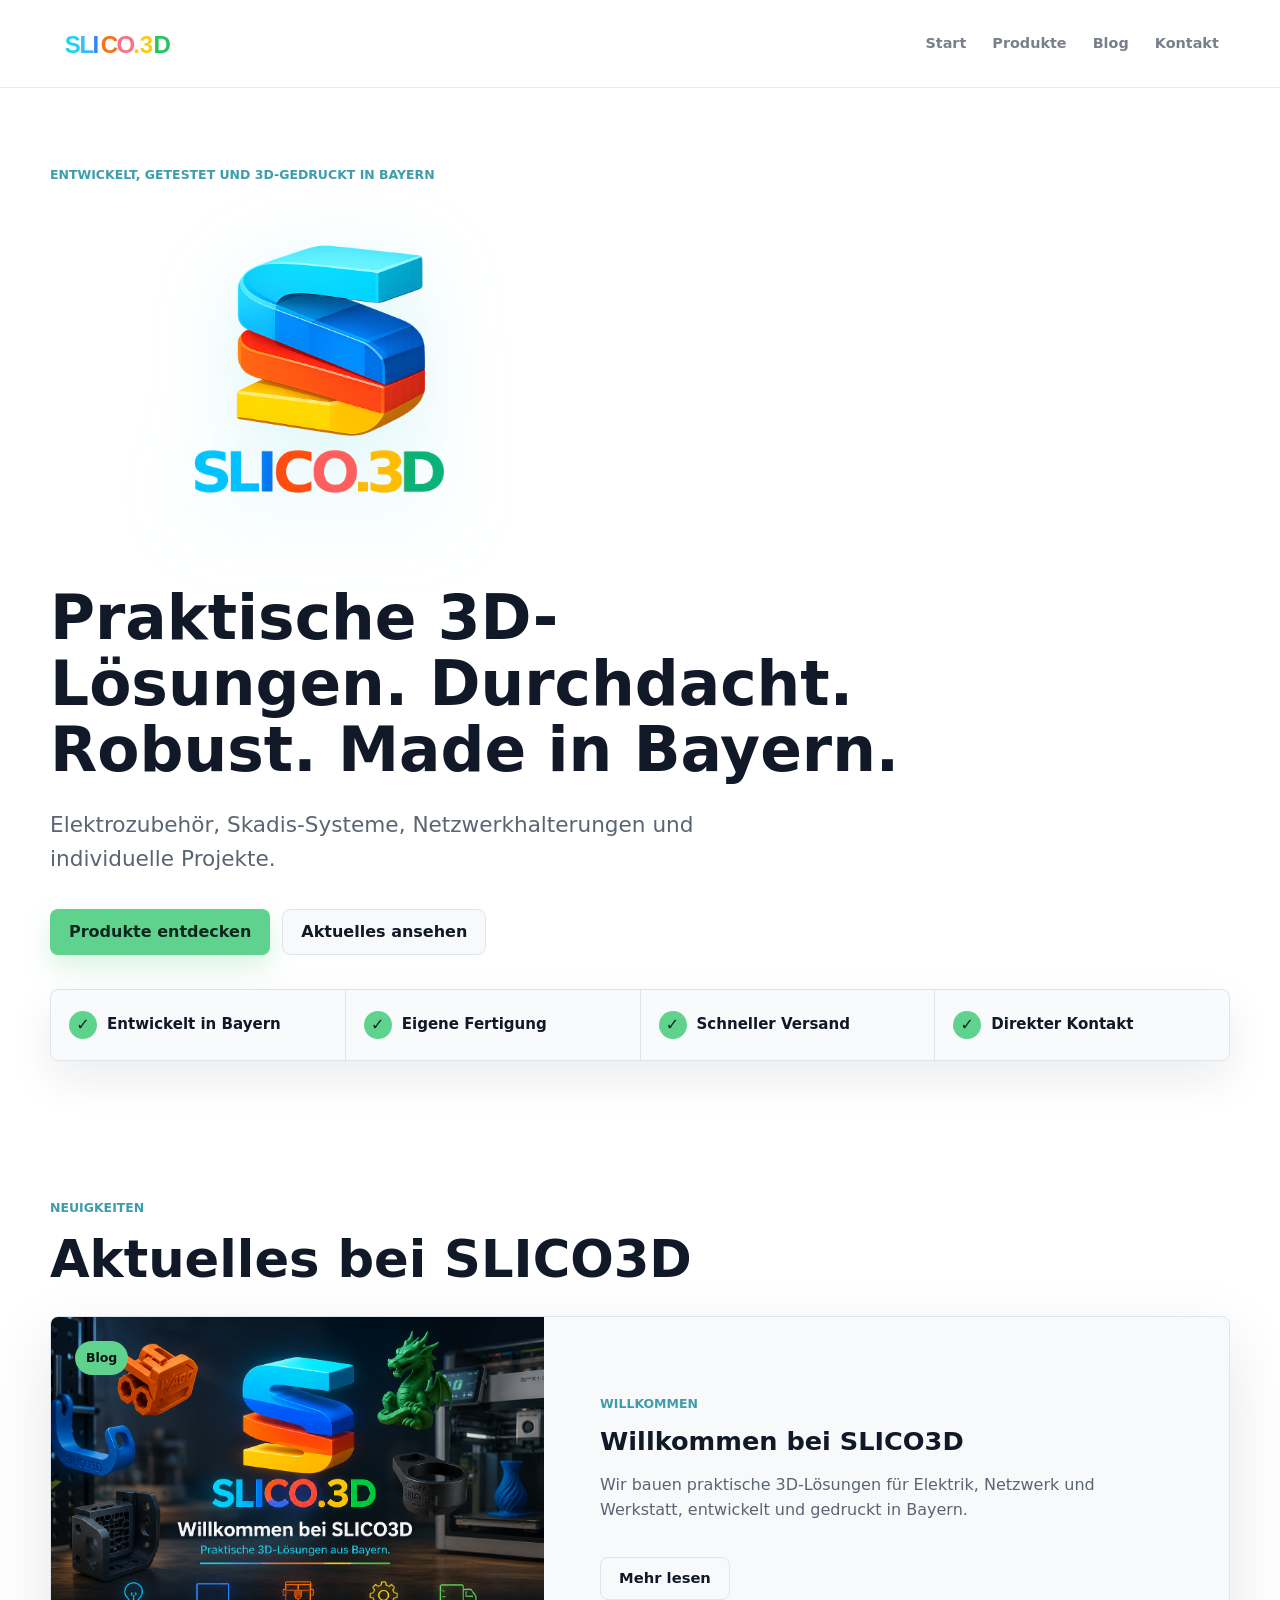
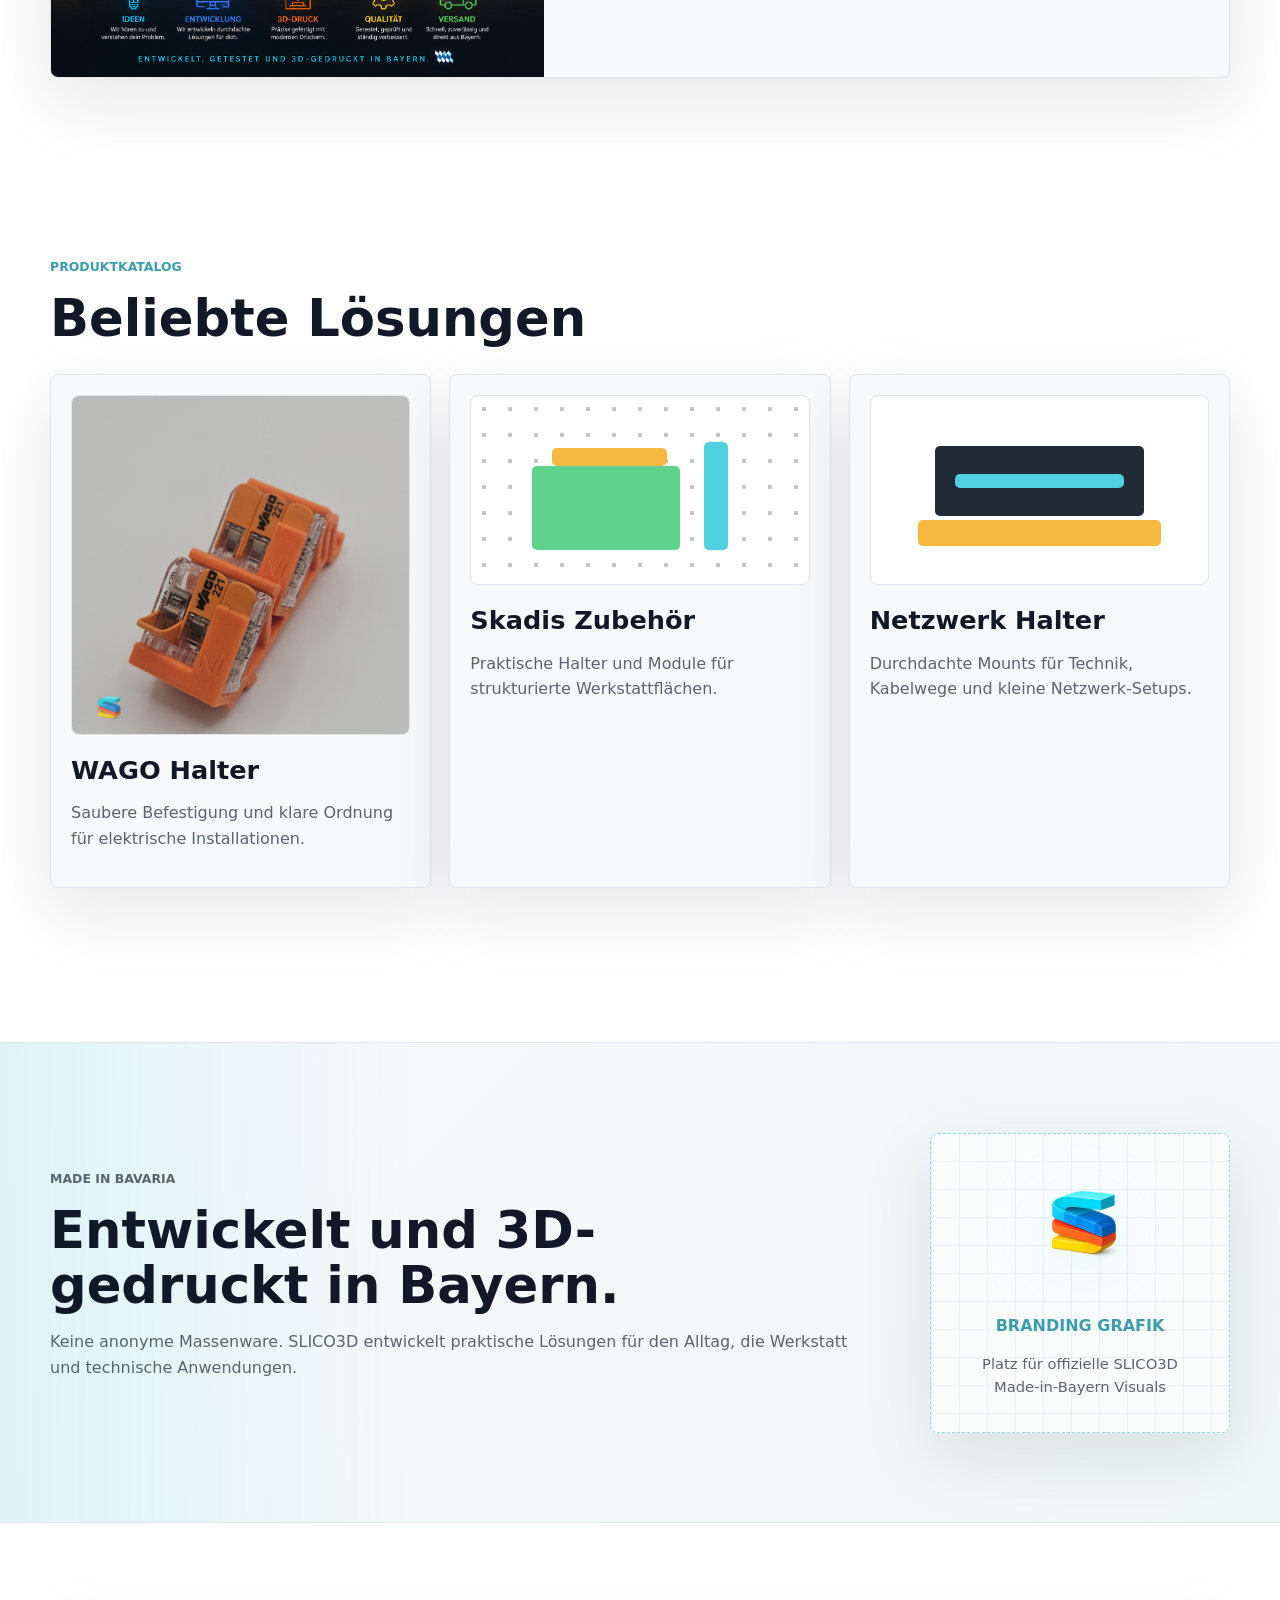
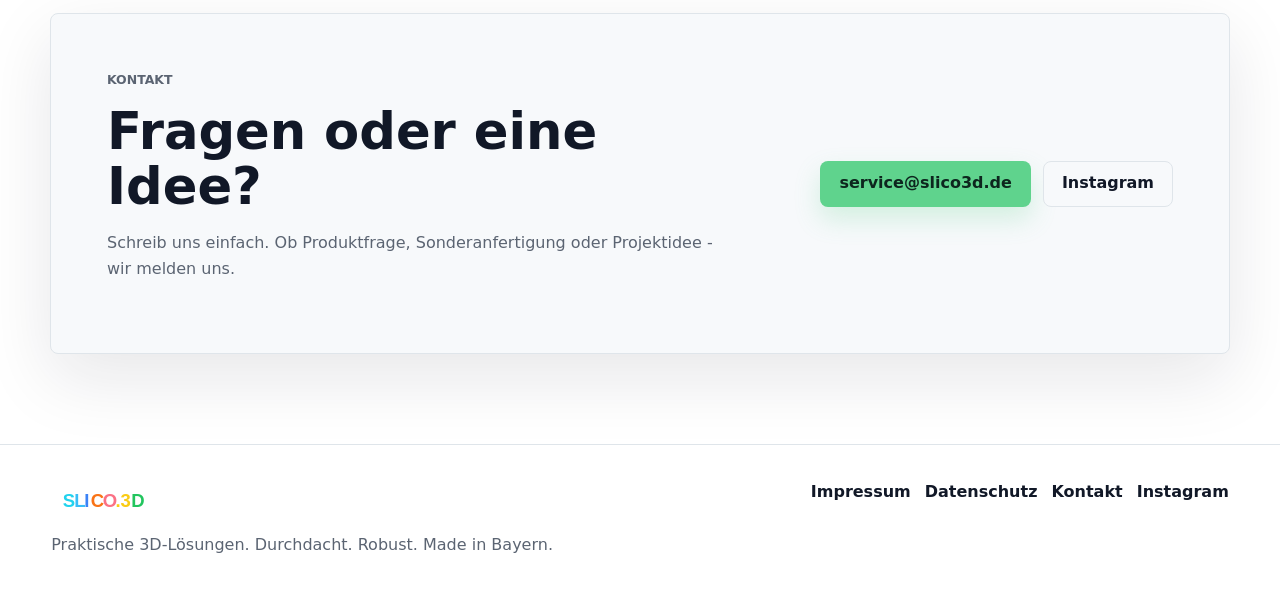
<file: index.html>
<!doctype html>
<html lang="de">
  <head>
    <meta charset="utf-8">
    <meta name="viewport" content="width=device-width, initial-scale=1">
    <meta
      name="description"
      content="SLICO3D entwickelt praktische 3D-Lösungen für Elektrik, Netzwerk, Skadis-Systeme und Werkstattorganisation. Gedruckt in Bayern."
    >
    <title>SLICO3D | Praktische 3D-Lösungen aus Bayern</title>
    <link rel="stylesheet" href="styles.css">
    <style>.hero { grid-template-columns: minmax(0, 1fr); min-height: auto; }</style>
  </head>
  <body data-direct-store>
    <header class="site-header">
      <a class="brand-link" href="#start" aria-label="SLICO3D Startseite">
        <img src="assets/branding/Logotyp.png" alt="SLICO3D" class="brand-wordmark">
      </a>

      <button class="menu-toggle" type="button" aria-expanded="false" aria-controls="site-nav">
        <span class="sr-only">Navigation öffnen</span>
        <span aria-hidden="true"></span>
        <span aria-hidden="true"></span>
        <span aria-hidden="true"></span>
      </button>

      <nav class="site-nav" id="site-nav" aria-label="Hauptnavigation">
        <a href="#start">Start</a>
        <a href="#produkte">Produkte</a>
        <a href="blog/index.html">Blog</a>
        <a href="#kontakt">Kontakt</a>
      </nav>
    </header>

    <main id="start">
      <section class="hero section-shell" aria-labelledby="hero-title">
        <div class="hero-copy">
          <p class="eyebrow">Entwickelt, getestet und 3D-gedruckt in Bayern</p>
          <img src="assets/branding/Logo z Nazwa.png" alt="SLICO3D" class="hero-mark">
          <h1 id="hero-title">Praktische 3D-Lösungen. Durchdacht. Robust. Made in Bayern.</h1>
          <p class="hero-subtitle">
            Elektrozubehör, Skadis-Systeme, Netzwerkhalterungen und individuelle Projekte.
          </p>
          <div class="hero-actions">
            <a class="button primary" href="#produkte">Produkte entdecken</a>
            <a class="button secondary" href="#aktuelles">Aktuelles ansehen</a>
          </div>
        </div>

      </section>

      <section class="trust-bar section-shell" aria-label="SLICO3D Vertrauensmerkmale">
        <div class="trust-item">
          <span aria-hidden="true">✓</span>
          <strong>Entwickelt in Bayern</strong>
        </div>
        <div class="trust-item">
          <span aria-hidden="true">✓</span>
          <strong>Eigene Fertigung</strong>
        </div>
        <div class="trust-item">
          <span aria-hidden="true">✓</span>
          <strong>Schneller Versand</strong>
        </div>
        <div class="trust-item">
          <span aria-hidden="true">✓</span>
          <strong>Direkter Kontakt</strong>
        </div>
      </section>

      <section class="content-section section-shell" id="aktuelles" aria-labelledby="news-title">
        <div class="section-heading">
          <p class="eyebrow">Neuigkeiten</p>
          <h2 id="news-title">Aktuelles bei SLICO3D</h2>
        </div>

        <article class="featured-article linked-card">
          <a class="card-cover-link" href="blog/willkommen-bei-slico3d.html" aria-label="Willkommen bei SLICO3D lesen"></a>
          <div class="article-visual article-image">
            <span class="article-chip">Blog</span>
            <img src="assets/blog/willkommen/hero.png" alt="SLICO3D Willkommensbild">
          </div>
          <div class="article-content">
            <p class="meta">Willkommen</p>
            <h3>Willkommen bei SLICO3D</h3>
            <p>
              Wir bauen praktische 3D-Lösungen für Elektrik, Netzwerk und Werkstatt,
              entwickelt und gedruckt in Bayern.
            </p>
            <a class="button secondary compact card-action" href="blog/willkommen-bei-slico3d.html">Mehr lesen</a>
          </div>
        </article>
      </section>

      <section class="content-section section-shell" id="produkte" aria-labelledby="products-title">
        <div class="section-heading split-heading">
          <div>
            <p class="eyebrow">Produktkatalog</p>
            <h2 id="products-title">Beliebte Lösungen</h2>
          </div>
        </div>

        <div class="product-grid">
          <article class="product-card">
            <div class="product-visual wago" aria-hidden="true">
              <span></span>
              <span></span>
              <span></span>
            </div>
            <h3>WAGO Halter</h3>
            <p>Saubere Befestigung und klare Ordnung für elektrische Installationen.</p>
          </article>

          <article class="product-card">
            <div class="product-visual skadis" aria-hidden="true">
              <span></span>
              <span></span>
              <span></span>
            </div>
            <h3>Skadis Zubehör</h3>
            <p>Praktische Halter und Module für strukturierte Werkstattflächen.</p>
          </article>

          <article class="product-card">
            <div class="product-visual network" aria-hidden="true">
              <span></span>
              <span></span>
              <span></span>
            </div>
            <h3>Netzwerk Halter</h3>
            <p>Durchdachte Mounts für Technik, Kabelwege und kleine Netzwerk-Setups.</p>
          </article>
        </div>
      </section>

      <section class="bavaria-section" aria-labelledby="bavaria-title">
        <div class="section-shell bavaria-inner">
          <div>
            <p class="eyebrow">Made in Bavaria</p>
            <h2 id="bavaria-title">Entwickelt und 3D-gedruckt in Bayern.</h2>
            <p>
              Keine anonyme Massenware. SLICO3D entwickelt praktische Lösungen für den
              Alltag, die Werkstatt und technische Anwendungen.
            </p>
          </div>
          <div class="bavaria-placeholder" aria-label="Platzhalter für zukünftige SLICO3D Branding-Grafik">
            <img src="assets/branding/Logo.png" alt="" aria-hidden="true">
            <span>Branding Grafik</span>
            <p>Platz für offizielle SLICO3D Made-in-Bayern Visuals</p>
          </div>
        </div>
      </section>

      <section class="contact-section section-shell" id="kontakt" aria-labelledby="contact-title">
        <div>
          <p class="eyebrow">Kontakt</p>
          <h2 id="contact-title">Fragen oder eine Idee?</h2>
          <p>
            Schreib uns einfach. Ob Produktfrage, Sonderanfertigung oder Projektidee -
            wir melden uns.
          </p>
        </div>
        <div class="contact-actions">
          <a class="button primary" href="mailto:service@slico3d.de">service@slico3d.de</a>
          <a class="button secondary" href="https://www.instagram.com/slico3d/">Instagram</a>
        </div>
      </section>
    </main>

    <footer class="site-footer">
      <div>
        <img src="assets/branding/Logotyp.png" alt="SLICO3D" class="footer-logo">
        <p>Praktische 3D-Lösungen. Durchdacht. Robust. Made in Bayern.</p>
      </div>
      <nav aria-label="Footer Navigation">
        <a href="https://www.instagram.com/slico3d/">Instagram</a>
        <a href="mailto:service@slico3d.de">Contact</a>
      </nav>
    </footer>

    <script src="script.js?v=20261009-direct-store"></script>
  </body>
</html>
</file>
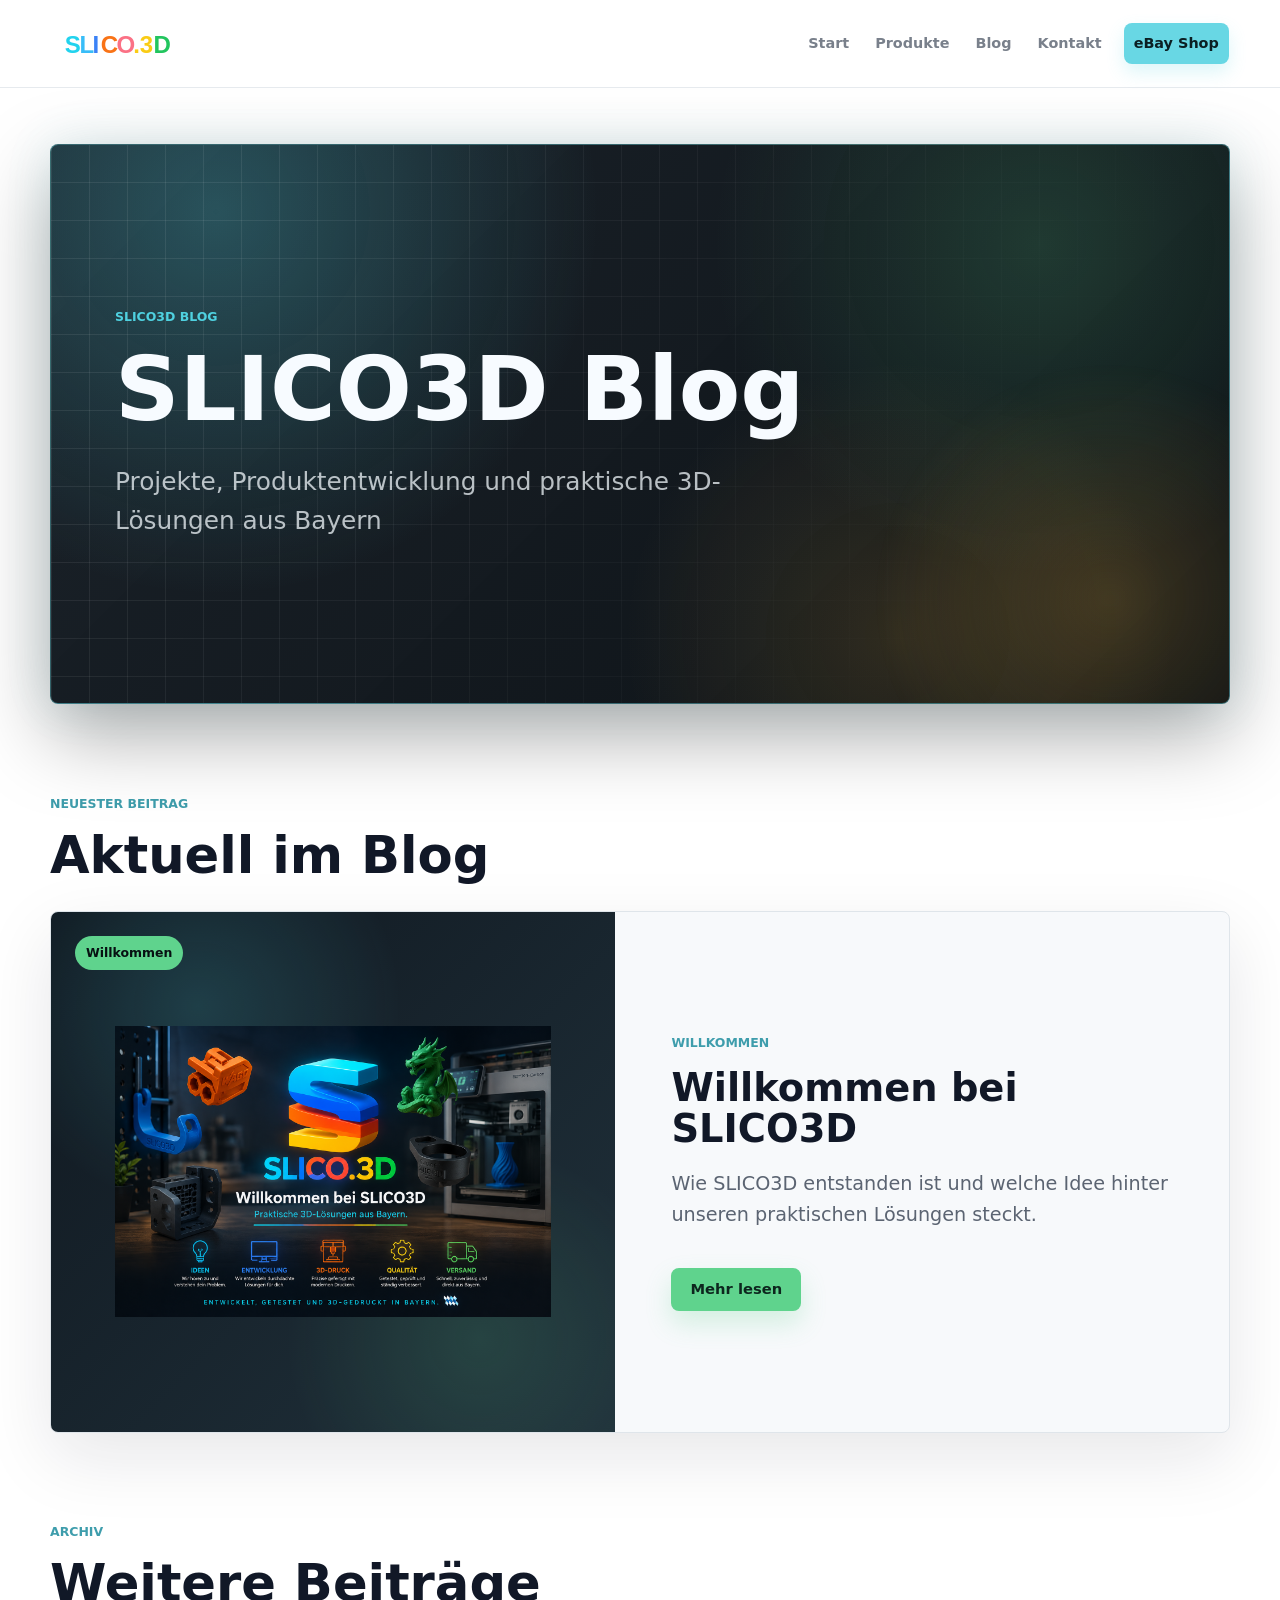
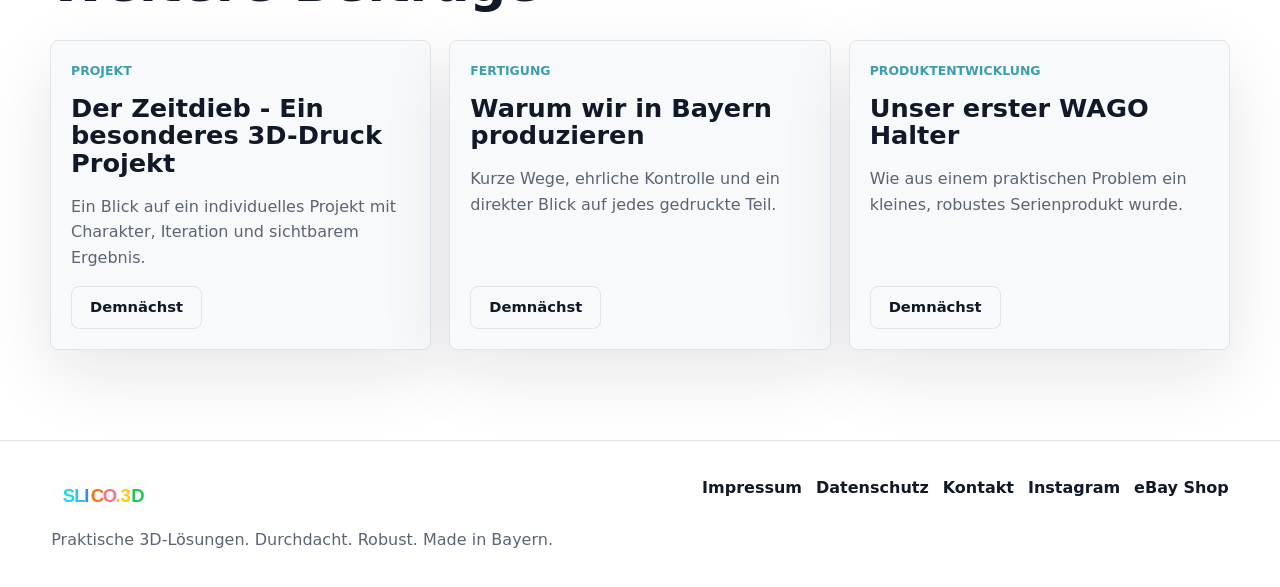
<file: blog/index.html>
<!doctype html>
<html lang="de">
  <head>
    <meta charset="utf-8">
    <meta name="viewport" content="width=device-width, initial-scale=1">
    <meta
      name="description"
      content="Der SLICO3D Blog mit Projekten, Produktentwicklung und Einblicken aus der Werkstatt."
    >
    <title>Blog | SLICO3D</title>
    <link rel="stylesheet" href="../styles.css">
    <link rel="stylesheet" href="../blog-overview.css">
  </head>
  <body>
    <header class="site-header">
      <a class="brand-link" href="../index.html#start" aria-label="SLICO3D Startseite">
        <img src="../assets/branding/Logotyp.png" alt="SLICO3D" class="brand-wordmark">
      </a>

      <button class="menu-toggle" type="button" aria-expanded="false" aria-controls="site-nav">
        <span class="sr-only">Navigation öffnen</span>
        <span aria-hidden="true"></span>
        <span aria-hidden="true"></span>
        <span aria-hidden="true"></span>
      </button>

      <nav class="site-nav" id="site-nav" aria-label="Hauptnavigation">
        <a href="../index.html#start">Start</a>
        <a href="../index.html#produkte">Produkte</a>
        <a href="index.html">Blog</a>
        <a href="../index.html#kontakt">Kontakt</a>
        <a class="nav-button" href="https://www.ebay.de/usr/slico3d">eBay Shop</a>
      </nav>
    </header>

    <main>
      <section class="blog-hero section-shell" aria-labelledby="blog-overview-title">
        <div class="blog-hero-copy">
          <p class="eyebrow">SLICO3D Blog</p>
          <h1 id="blog-overview-title">SLICO3D Blog</h1>
          <p>Projekte, Produktentwicklung und praktische 3D-Lösungen aus Bayern</p>
        </div>
      </section>

      <section class="featured-blog section-shell" aria-labelledby="featured-blog-title">
        <div class="section-heading">
          <p class="eyebrow">Neuester Beitrag</p>
          <h2 id="featured-blog-title">Aktuell im Blog</h2>
        </div>

        <article class="featured-article linked-card featured-blog-card">
          <a class="card-cover-link" href="willkommen-bei-slico3d.html" aria-label="Willkommen bei SLICO3D lesen"></a>
          <div class="article-visual">
            <span class="article-chip">Willkommen</span>
            <img src="../assets/blog/willkommen/hero.png" alt="SLICO3D Willkommen">
          </div>
          <div class="article-content">
            <p class="meta">Willkommen</p>
            <h3>Willkommen bei SLICO3D</h3>
            <p>
              Wie SLICO3D entstanden ist und welche Idee hinter unseren praktischen Lösungen steckt.
            </p>
            <a class="button primary compact card-action" href="willkommen-bei-slico3d.html">Mehr lesen</a>
          </div>
        </article>
      </section>

      <section class="archive-section section-shell" aria-labelledby="archive-title">
        <div class="section-heading">
          <p class="eyebrow">Archiv</p>
          <h2 id="archive-title">Weitere Beiträge</h2>
        </div>

        <div class="blog-grid archive-grid">
          <article class="blog-card">
            <p class="meta">Projekt</p>
            <h3>Der Zeitdieb - Ein besonderes 3D-Druck Projekt</h3>
            <p>Ein Blick auf ein individuelles Projekt mit Charakter, Iteration und sichtbarem Ergebnis.</p>
            <span class="button secondary compact">Demnächst</span>
          </article>

          <article class="blog-card">
            <p class="meta">Fertigung</p>
            <h3>Warum wir in Bayern produzieren</h3>
            <p>Kurze Wege, ehrliche Kontrolle und ein direkter Blick auf jedes gedruckte Teil.</p>
            <span class="button secondary compact">Demnächst</span>
          </article>

          <article class="blog-card">
            <p class="meta">Produktentwicklung</p>
            <h3>Unser erster WAGO Halter</h3>
            <p>Wie aus einem praktischen Problem ein kleines, robustes Serienprodukt wurde.</p>
            <span class="button secondary compact">Demnächst</span>
          </article>
        </div>
      </section>
    </main>

    <footer class="site-footer">
      <div>
        <img src="../assets/branding/Logotyp.png" alt="SLICO3D" class="footer-logo">
        <p>Praktische 3D-Lösungen. Durchdacht. Robust. Made in Bayern.</p>
      </div>
      <nav aria-label="Footer Navigation">
        <a href="https://www.ebay.de/usr/slico3d">eBay Store</a>
        <a href="https://www.instagram.com/slico3d/">Instagram</a>
        <a href="mailto:service@slico3d.de">Contact</a>
      </nav>
    </footer>

    <script src="../script.js"></script>
  </body>
</html>
</file>
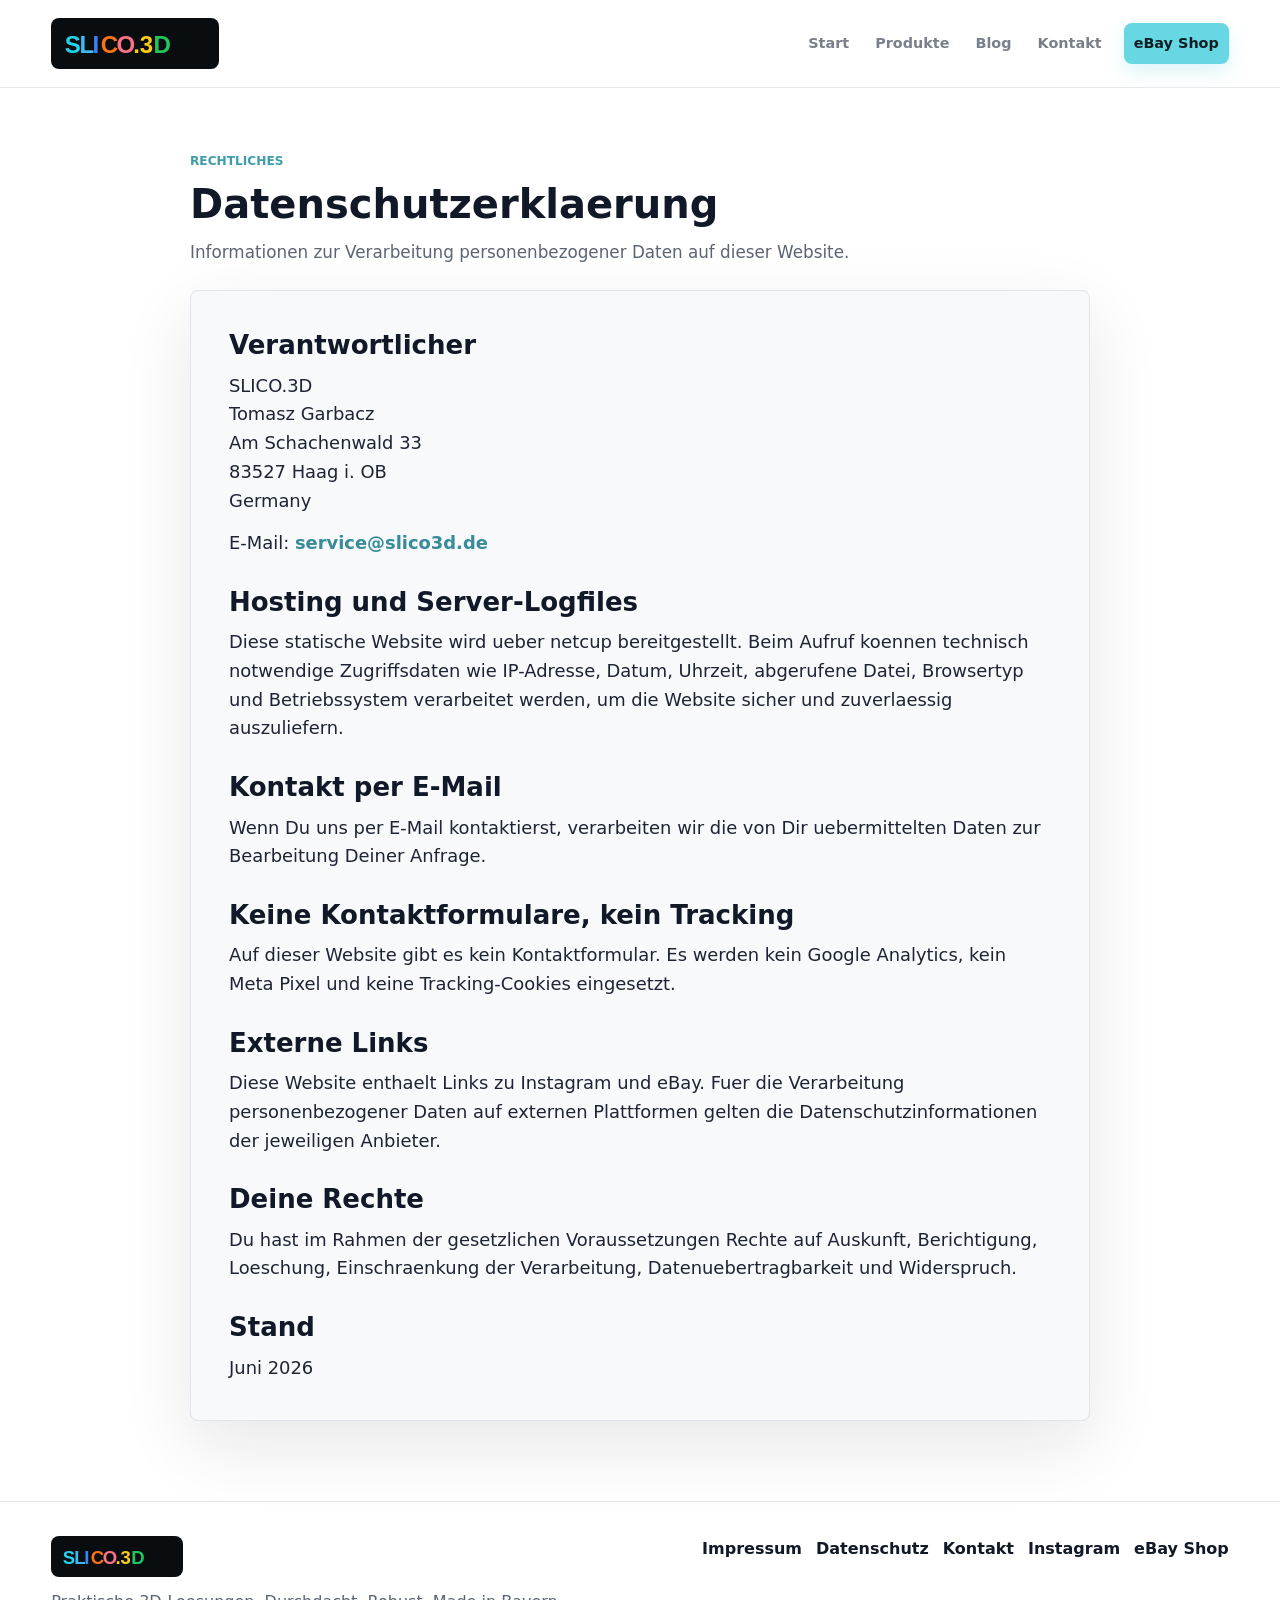
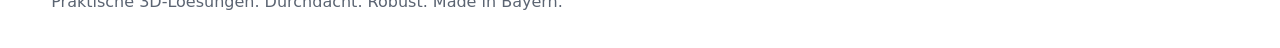
<file: datenschutz/index.html>
<!doctype html>
<html lang="de">
  <head>
    <meta charset="utf-8">
    <meta name="viewport" content="width=device-width, initial-scale=1">
    <meta name="description" content="Datenschutzerklaerung von SLICO3D mit Informationen zu Hosting, E-Mail-Kontakt, externen Links und Tracking.">
    <link rel="canonical" href="https://www.slico3d.de/datenschutz">
    <meta property="og:title" content="Datenschutz | SLICO3D">
    <meta property="og:description" content="Datenschutzerklaerung von SLICO3D mit Informationen zu Hosting, E-Mail-Kontakt, externen Links und Tracking.">
    <meta property="og:url" content="https://www.slico3d.de/datenschutz">
    <meta property="og:image" content="https://www.slico3d.de/assets/branding/Logotyp.svg">
    <meta property="og:type" content="website">
    <title>Datenschutz | SLICO3D</title>
    <link rel="stylesheet" href="/styles.css">
    <link rel="stylesheet" href="/legal.css">
  </head>
  <body>
    <header class="site-header">
      <a class="brand-link" href="/" aria-label="SLICO3D Startseite">
        <img src="/assets/branding/Logotyp.svg" alt="SLICO3D" class="brand-wordmark">
      </a>
      <nav class="site-nav" aria-label="Hauptnavigation">
        <a href="/#start">Start</a>
        <a href="/#produkte">Produkte</a>
        <a href="/blog/index.html">Blog</a>
        <a href="/#kontakt">Kontakt</a>
        <a class="nav-button" href="https://www.ebay.de/usr/slico3d">eBay Shop</a>
      </nav>
    </header>
    <main>
      <article class="article-page legal-page">
        <header class="legal-hero section-shell">
          <div class="article-hero-copy">
            <p class="eyebrow">Rechtliches</p>
            <h1>Datenschutzerklaerung</h1>
            <p>Informationen zur Verarbeitung personenbezogener Daten auf dieser Website.</p>
          </div>
        </header>
        <div class="article-body legal-card legal-content section-shell">
          <h2>Verantwortlicher</h2>
          <p>SLICO.3D<br>Tomasz Garbacz<br>Am Schachenwald 33<br>83527 Haag i. OB<br>Germany<br>E-Mail: <a class="text-link" href="mailto:service@slico3d.de">service@slico3d.de</a></p>
          <h2>Hosting und Server-Logfiles</h2>
          <p>Diese statische Website wird ueber netcup bereitgestellt. Beim Aufruf koennen technisch notwendige Zugriffsdaten wie IP-Adresse, Datum, Uhrzeit, abgerufene Datei, Browsertyp und Betriebssystem verarbeitet werden, um die Website sicher und zuverlaessig auszuliefern.</p>
          <h2>Kontakt per E-Mail</h2>
          <p>Wenn Du uns per E-Mail kontaktierst, verarbeiten wir die von Dir uebermittelten Daten zur Bearbeitung Deiner Anfrage.</p>
          <h2>Keine Kontaktformulare, kein Tracking</h2>
          <p>Auf dieser Website gibt es kein Kontaktformular. Es werden kein Google Analytics, kein Meta Pixel und keine Tracking-Cookies eingesetzt.</p>
          <h2>Externe Links</h2>
          <p>Diese Website enthaelt Links zu Instagram und eBay. Fuer die Verarbeitung personenbezogener Daten auf externen Plattformen gelten die Datenschutzinformationen der jeweiligen Anbieter.</p>
          <h2>Deine Rechte</h2>
          <p>Du hast im Rahmen der gesetzlichen Voraussetzungen Rechte auf Auskunft, Berichtigung, Loeschung, Einschraenkung der Verarbeitung, Datenuebertragbarkeit und Widerspruch.</p>
          <h2>Stand</h2>
          <p>Juni 2026</p>
        </div>
      </article>
    </main>
    <footer class="site-footer">
      <div>
        <img src="/assets/branding/Logotyp.svg" alt="SLICO3D" class="footer-logo">
        <p>Praktische 3D-Loesungen. Durchdacht. Robust. Made in Bayern.</p>
      </div>
      <nav aria-label="Footer Navigation">
        <a href="/impressum.html">Impressum</a>
        <a href="/datenschutz.html">Datenschutz</a>
        <a href="/#kontakt">Kontakt</a>
        <a href="https://www.instagram.com/slico.3d/">Instagram</a>
        <a href="https://www.ebay.de/usr/slico3d">eBay Shop</a>
      </nav>
    </footer>
    <script src="/script.js"></script>
  </body>
</html>
</file>
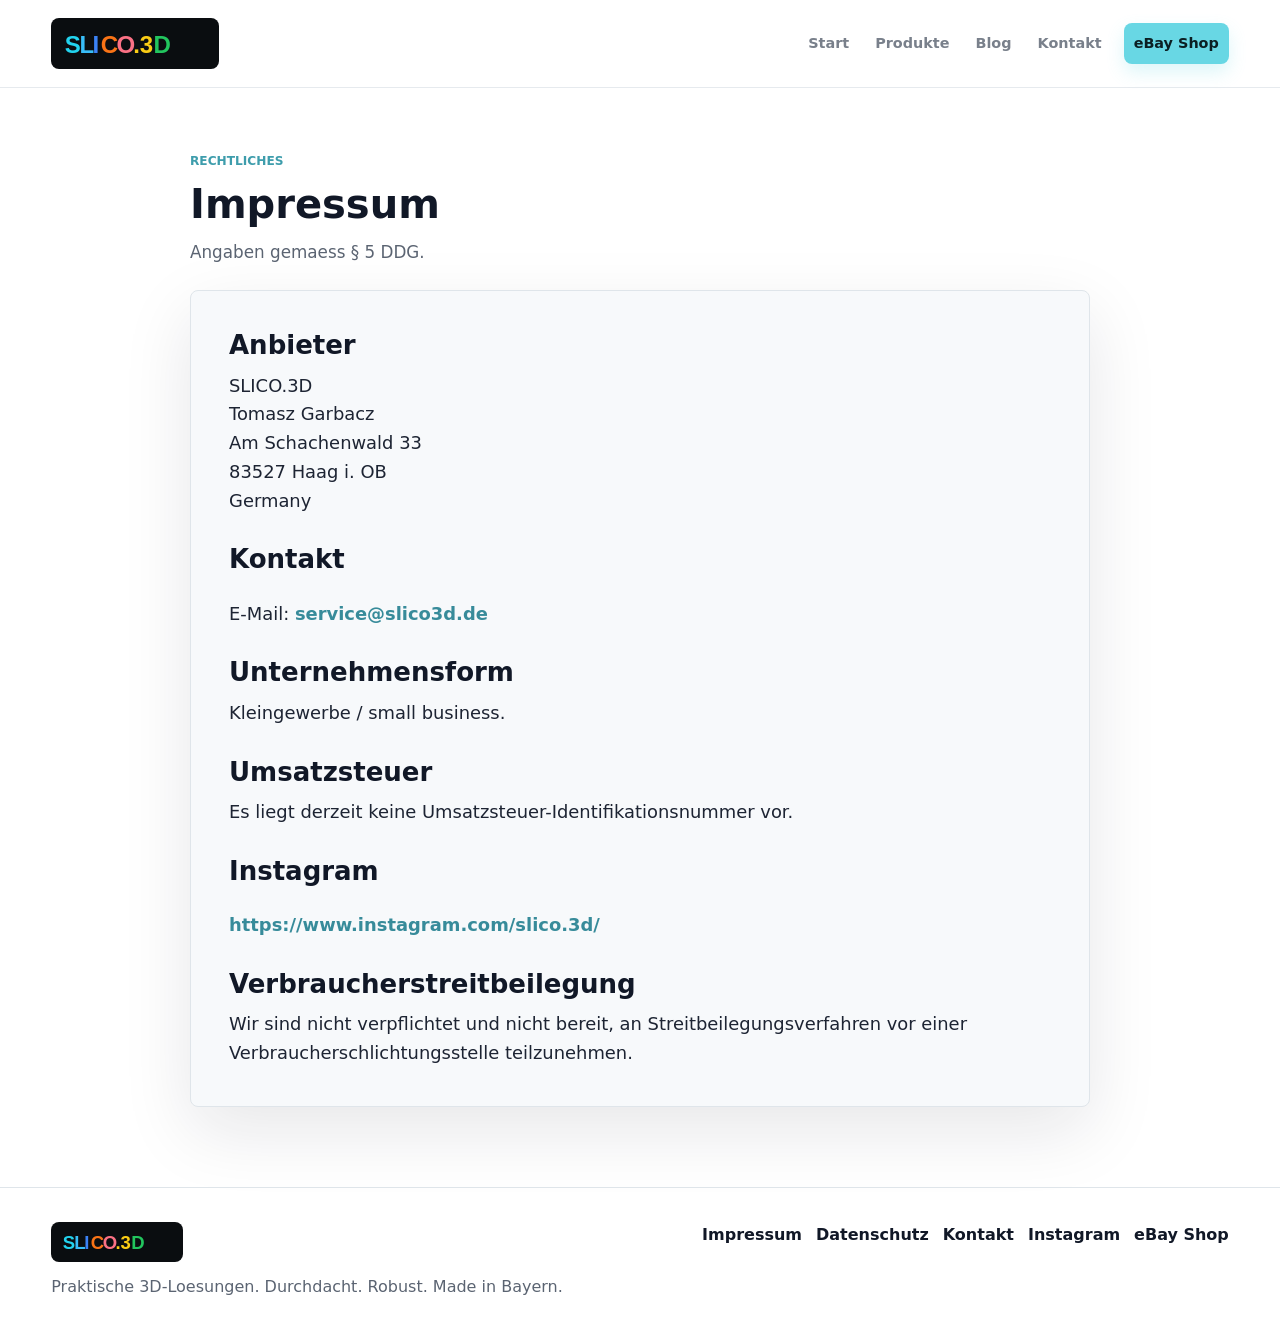
<file: impressum/index.html>
<!doctype html>
<html lang="de">
  <head>
    <meta charset="utf-8">
    <meta name="viewport" content="width=device-width, initial-scale=1">
    <meta name="description" content="Impressum von SLICO3D: Anbieterkennzeichnung, Kontaktdaten und Angaben zum Kleingewerbe.">
    <link rel="canonical" href="https://www.slico3d.de/impressum">
    <meta property="og:title" content="Impressum | SLICO3D">
    <meta property="og:description" content="Impressum von SLICO3D: Anbieterkennzeichnung, Kontaktdaten und Angaben zum Kleingewerbe.">
    <meta property="og:url" content="https://www.slico3d.de/impressum">
    <meta property="og:image" content="https://www.slico3d.de/assets/branding/Logotyp.svg">
    <meta property="og:type" content="website">
    <title>Impressum | SLICO3D</title>
    <link rel="stylesheet" href="/styles.css">
    <link rel="stylesheet" href="/legal.css">
  </head>
  <body>
    <header class="site-header">
      <a class="brand-link" href="/" aria-label="SLICO3D Startseite">
        <img src="/assets/branding/Logotyp.svg" alt="SLICO3D" class="brand-wordmark">
      </a>
      <nav class="site-nav" aria-label="Hauptnavigation">
        <a href="/#start">Start</a>
        <a href="/#produkte">Produkte</a>
        <a href="/blog/index.html">Blog</a>
        <a href="/#kontakt">Kontakt</a>
        <a class="nav-button" href="https://www.ebay.de/usr/slico3d">eBay Shop</a>
      </nav>
    </header>
    <main>
      <article class="article-page legal-page">
        <header class="legal-hero section-shell">
          <div class="article-hero-copy">
            <p class="eyebrow">Rechtliches</p>
            <h1>Impressum</h1>
            <p>Angaben gemaess § 5 DDG.</p>
          </div>
        </header>
        <div class="article-body legal-card legal-content section-shell">
          <h2>Anbieter</h2>
          <p>SLICO.3D<br>Tomasz Garbacz<br>Am Schachenwald 33<br>83527 Haag i. OB<br>Germany</p>
          <h2>Kontakt</h2>
          <p>E-Mail: <a class="text-link" href="mailto:service@slico3d.de">service@slico3d.de</a></p>
          <h2>Unternehmensform</h2>
          <p>Kleingewerbe / small business.</p>
          <h2>Umsatzsteuer</h2>
          <p>Es liegt derzeit keine Umsatzsteuer-Identifikationsnummer vor.</p>
          <h2>Instagram</h2>
          <p><a class="text-link" href="https://www.instagram.com/slico.3d/">https://www.instagram.com/slico.3d/</a></p>
          <h2>Verbraucherstreitbeilegung</h2>
          <p>Wir sind nicht verpflichtet und nicht bereit, an Streitbeilegungsverfahren vor einer Verbraucherschlichtungsstelle teilzunehmen.</p>
        </div>
      </article>
    </main>
    <footer class="site-footer">
      <div>
        <img src="/assets/branding/Logotyp.svg" alt="SLICO3D" class="footer-logo">
        <p>Praktische 3D-Loesungen. Durchdacht. Robust. Made in Bayern.</p>
      </div>
      <nav aria-label="Footer Navigation">
        <a href="/impressum.html">Impressum</a>
        <a href="/datenschutz.html">Datenschutz</a>
        <a href="/#kontakt">Kontakt</a>
        <a href="https://www.instagram.com/slico.3d/">Instagram</a>
        <a href="https://www.ebay.de/usr/slico3d">eBay Shop</a>
      </nav>
    </footer>
    <script src="/script.js"></script>
  </body>
</html>
</file>
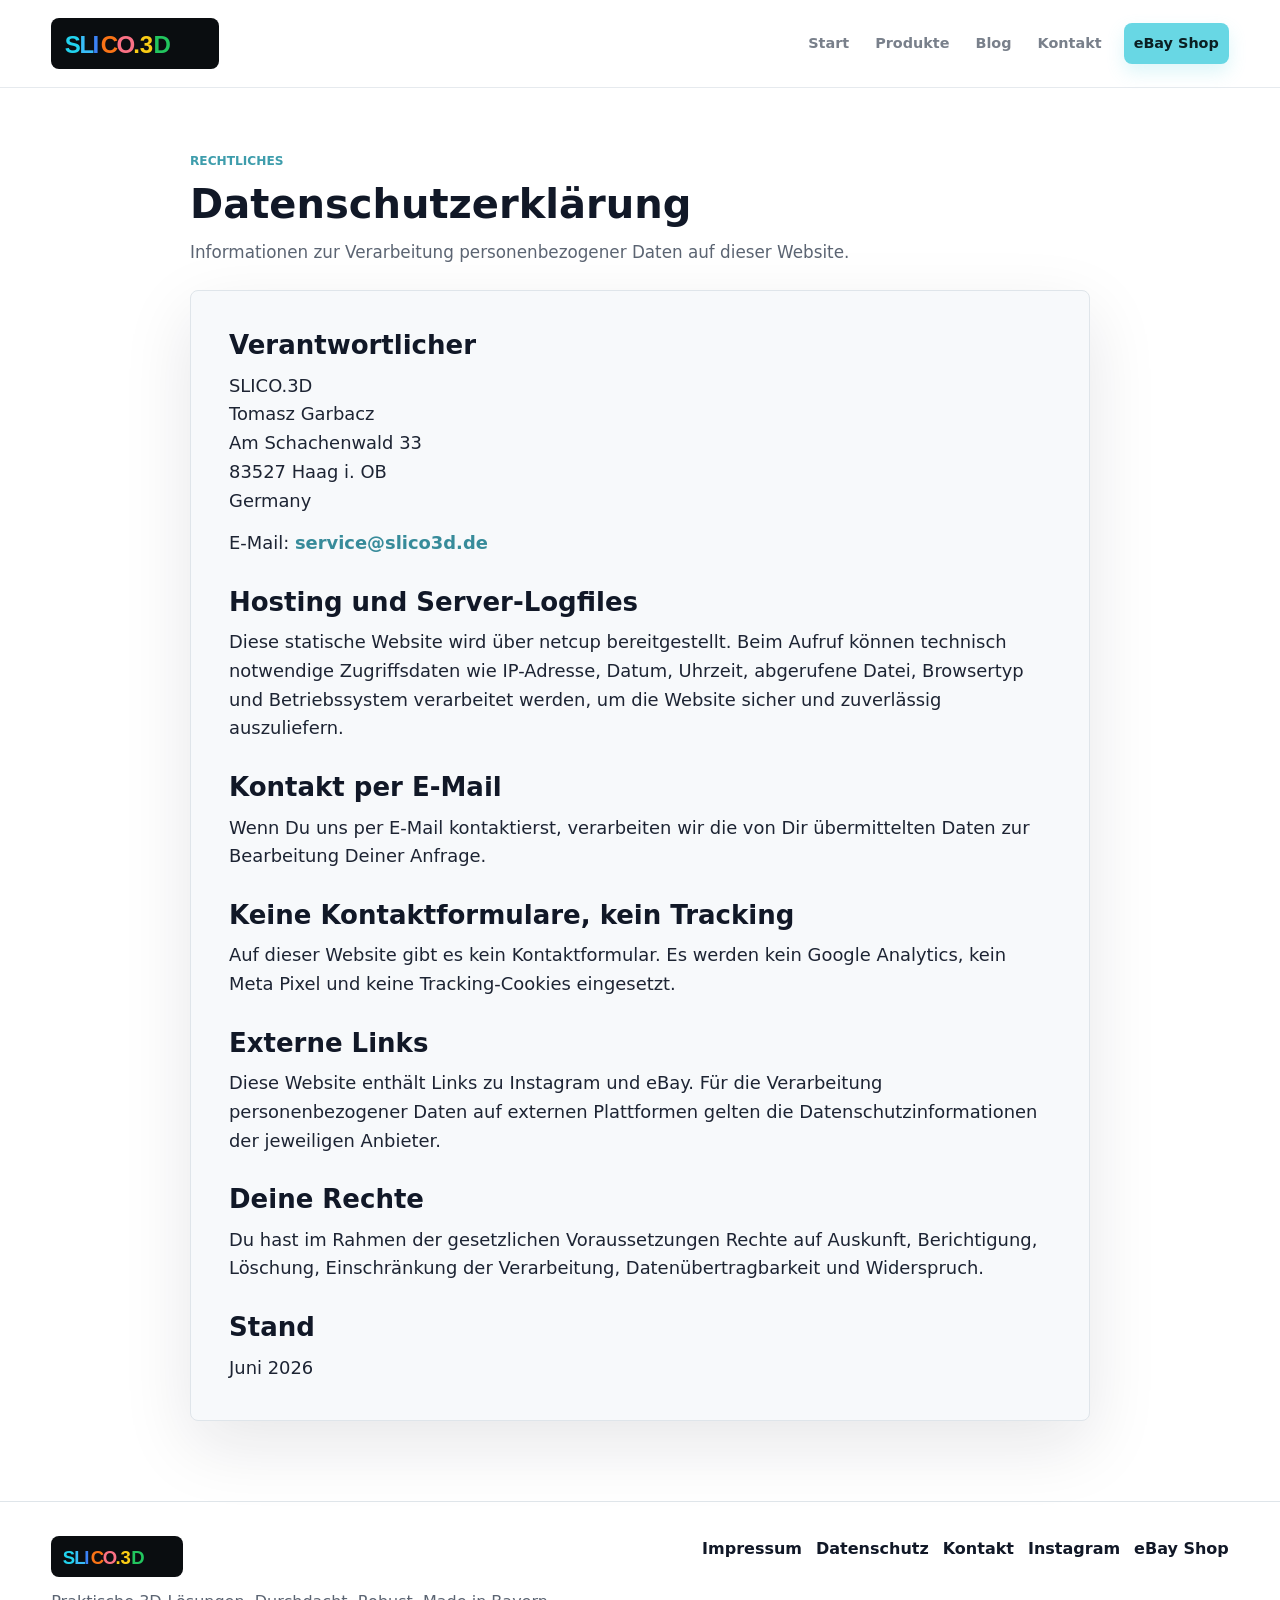
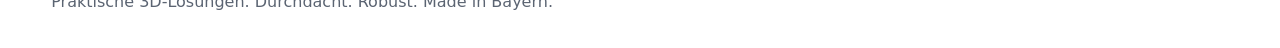
<file: datenschutz.html>
<!doctype html>
<html lang="de">
  <head>
    <meta charset="utf-8">
    <meta name="viewport" content="width=device-width, initial-scale=1">
    <meta name="description" content="Datenschutzerklärung von SLICO3D mit Informationen zu Hosting, E-Mail-Kontakt, externen Links und Tracking.">
    <link rel="canonical" href="https://www.slico3d.de/datenschutz.html">
    <meta property="og:title" content="Datenschutz | SLICO3D">
    <meta property="og:description" content="Datenschutzerklärung von SLICO3D mit Informationen zu Hosting, E-Mail-Kontakt, externen Links und Tracking.">
    <meta property="og:url" content="https://www.slico3d.de/datenschutz.html">
    <meta property="og:image" content="https://www.slico3d.de/assets/branding/Logotyp.svg">
    <meta property="og:type" content="website">
    <title>Datenschutz | SLICO3D</title>
    <link rel="stylesheet" href="styles.css">
    <link rel="stylesheet" href="legal.css">
  </head>
  <body>
    <header class="site-header">
      <a class="brand-link" href="/" aria-label="SLICO3D Startseite">
        <img src="assets/branding/Logotyp.svg" alt="SLICO3D" class="brand-wordmark">
      </a>
      <nav class="site-nav" aria-label="Hauptnavigation">
        <a href="/#start">Start</a>
        <a href="/#produkte">Produkte</a>
        <a href="/blog/index.html">Blog</a>
        <a href="/#kontakt">Kontakt</a>
        <a class="nav-button" href="https://www.ebay.de/usr/slico3d">eBay Shop</a>
      </nav>
    </header>
    <main>
      <article class="article-page legal-page">
        <header class="legal-hero section-shell">
          <div class="article-hero-copy">
            <p class="eyebrow">Rechtliches</p>
            <h1>Datenschutzerklärung</h1>
            <p>Informationen zur Verarbeitung personenbezogener Daten auf dieser Website.</p>
          </div>
        </header>
        <div class="article-body legal-card legal-content section-shell">
          <h2>Verantwortlicher</h2>
          <p>SLICO.3D<br>Tomasz Garbacz<br>Am Schachenwald 33<br>83527 Haag i. OB<br>Germany<br>E-Mail: <a class="text-link" href="mailto:service@slico3d.de">service@slico3d.de</a></p>
          <h2>Hosting und Server-Logfiles</h2>
          <p>Diese statische Website wird über netcup bereitgestellt. Beim Aufruf können technisch notwendige Zugriffsdaten wie IP-Adresse, Datum, Uhrzeit, abgerufene Datei, Browsertyp und Betriebssystem verarbeitet werden, um die Website sicher und zuverlässig auszuliefern.</p>
          <h2>Kontakt per E-Mail</h2>
          <p>Wenn Du uns per E-Mail kontaktierst, verarbeiten wir die von Dir übermittelten Daten zur Bearbeitung Deiner Anfrage.</p>
          <h2>Keine Kontaktformulare, kein Tracking</h2>
          <p>Auf dieser Website gibt es kein Kontaktformular. Es werden kein Google Analytics, kein Meta Pixel und keine Tracking-Cookies eingesetzt.</p>
          <h2>Externe Links</h2>
          <p>Diese Website enthält Links zu Instagram und eBay. Für die Verarbeitung personenbezogener Daten auf externen Plattformen gelten die Datenschutzinformationen der jeweiligen Anbieter.</p>
          <h2>Deine Rechte</h2>
          <p>Du hast im Rahmen der gesetzlichen Voraussetzungen Rechte auf Auskunft, Berichtigung, Löschung, Einschränkung der Verarbeitung, Datenübertragbarkeit und Widerspruch.</p>
          <h2>Stand</h2>
          <p>Juni 2026</p>
        </div>
      </article>
    </main>
    <footer class="site-footer">
      <div>
        <img src="assets/branding/Logotyp.svg" alt="SLICO3D" class="footer-logo">
        <p>Praktische 3D-Lösungen. Durchdacht. Robust. Made in Bayern.</p>
      </div>
      <nav aria-label="Footer Navigation">
        <a href="/impressum.html">Impressum</a>
        <a href="/datenschutz.html">Datenschutz</a>
        <a href="/#kontakt">Kontakt</a>
        <a href="https://www.instagram.com/slico.3d/">Instagram</a>
        <a href="https://www.ebay.de/usr/slico3d">eBay Shop</a>
      </nav>
    </footer>
    <script src="script.js"></script>
  </body>
</html>
</file>
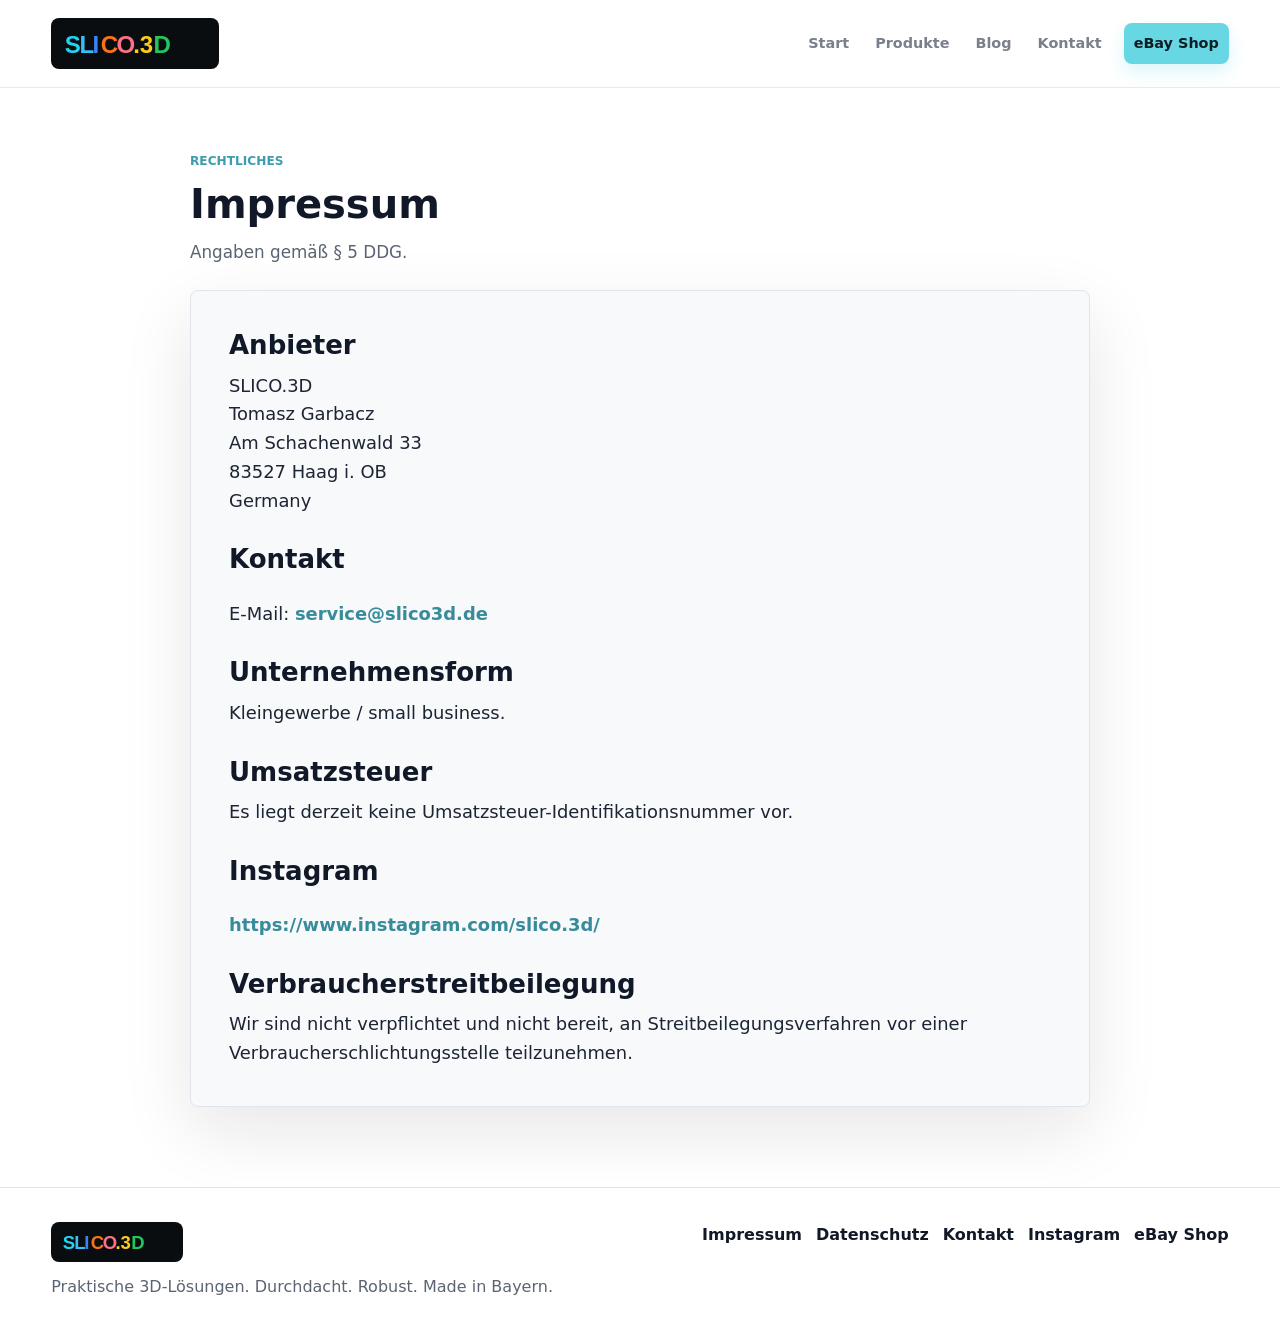
<file: impressum.html>
<!doctype html>
<html lang="de">
  <head>
    <meta charset="utf-8">
    <meta name="viewport" content="width=device-width, initial-scale=1">
    <meta name="description" content="Impressum von SLICO3D: Anbieterkennzeichnung, Kontaktdaten und Angaben zum Kleingewerbe.">
    <link rel="canonical" href="https://www.slico3d.de/impressum.html">
    <meta property="og:title" content="Impressum | SLICO3D">
    <meta property="og:description" content="Impressum von SLICO3D: Anbieterkennzeichnung, Kontaktdaten und Angaben zum Kleingewerbe.">
    <meta property="og:url" content="https://www.slico3d.de/impressum.html">
    <meta property="og:image" content="https://www.slico3d.de/assets/branding/Logotyp.svg">
    <meta property="og:type" content="website">
    <title>Impressum | SLICO3D</title>
    <link rel="stylesheet" href="styles.css">
    <link rel="stylesheet" href="legal.css">
  </head>
  <body>
    <header class="site-header">
      <a class="brand-link" href="/" aria-label="SLICO3D Startseite">
        <img src="assets/branding/Logotyp.svg" alt="SLICO3D" class="brand-wordmark">
      </a>
      <nav class="site-nav" aria-label="Hauptnavigation">
        <a href="/#start">Start</a>
        <a href="/#produkte">Produkte</a>
        <a href="/blog/index.html">Blog</a>
        <a href="/#kontakt">Kontakt</a>
        <a class="nav-button" href="https://www.ebay.de/usr/slico3d">eBay Shop</a>
      </nav>
    </header>
    <main>
      <article class="article-page legal-page">
        <header class="legal-hero section-shell">
          <div class="article-hero-copy">
            <p class="eyebrow">Rechtliches</p>
            <h1>Impressum</h1>
            <p>Angaben gemäß § 5 DDG.</p>
          </div>
        </header>
        <div class="article-body legal-card legal-content section-shell">
          <h2>Anbieter</h2>
          <p>SLICO.3D<br>Tomasz Garbacz<br>Am Schachenwald 33<br>83527 Haag i. OB<br>Germany</p>
          <h2>Kontakt</h2>
          <p>E-Mail: <a class="text-link" href="mailto:service@slico3d.de">service@slico3d.de</a></p>
          <h2>Unternehmensform</h2>
          <p>Kleingewerbe / small business.</p>
          <h2>Umsatzsteuer</h2>
          <p>Es liegt derzeit keine Umsatzsteuer-Identifikationsnummer vor.</p>
          <h2>Instagram</h2>
          <p><a class="text-link" href="https://www.instagram.com/slico.3d/">https://www.instagram.com/slico.3d/</a></p>
          <h2>Verbraucherstreitbeilegung</h2>
          <p>Wir sind nicht verpflichtet und nicht bereit, an Streitbeilegungsverfahren vor einer Verbraucherschlichtungsstelle teilzunehmen.</p>
        </div>
      </article>
    </main>
    <footer class="site-footer">
      <div>
        <img src="assets/branding/Logotyp.svg" alt="SLICO3D" class="footer-logo">
        <p>Praktische 3D-Lösungen. Durchdacht. Robust. Made in Bayern.</p>
      </div>
      <nav aria-label="Footer Navigation">
        <a href="/impressum.html">Impressum</a>
        <a href="/datenschutz.html">Datenschutz</a>
        <a href="/#kontakt">Kontakt</a>
        <a href="https://www.instagram.com/slico.3d/">Instagram</a>
        <a href="https://www.ebay.de/usr/slico3d">eBay Shop</a>
      </nav>
    </footer>
    <script src="script.js"></script>
  </body>
</html>
</file>
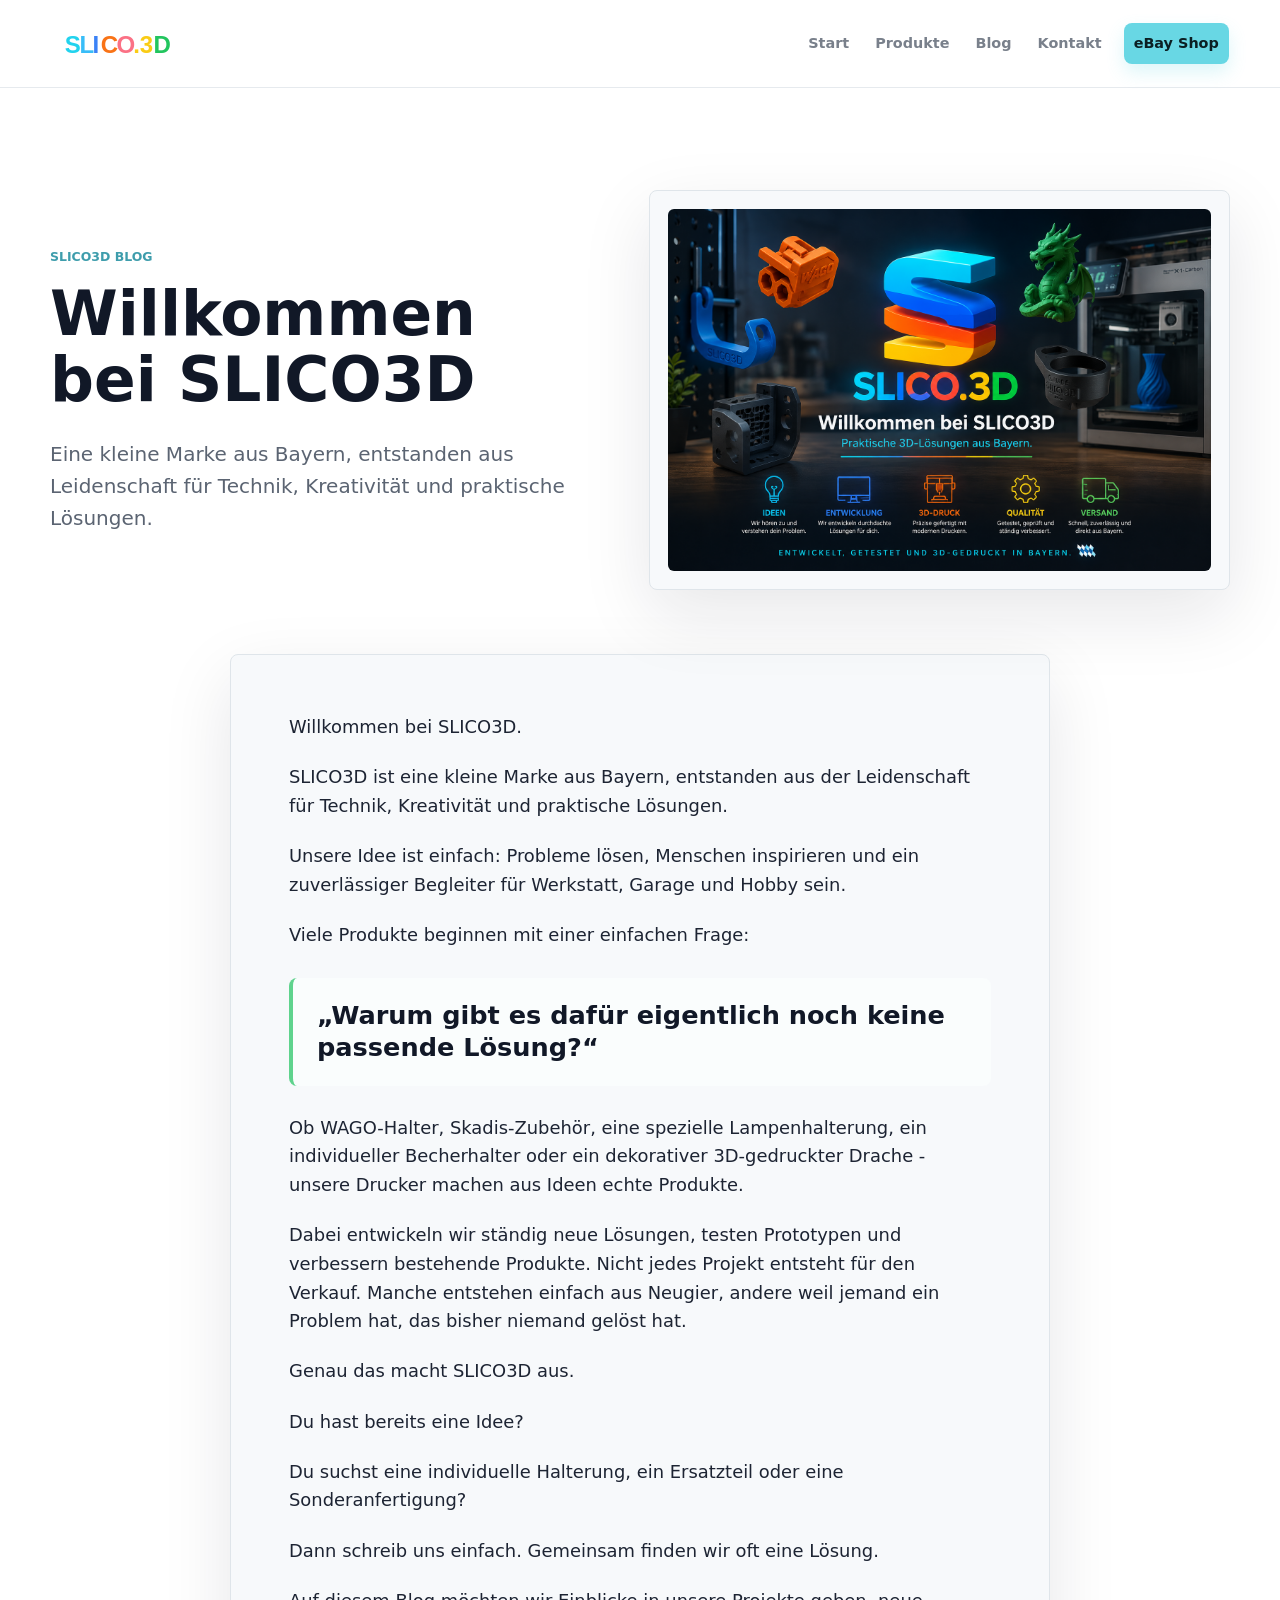
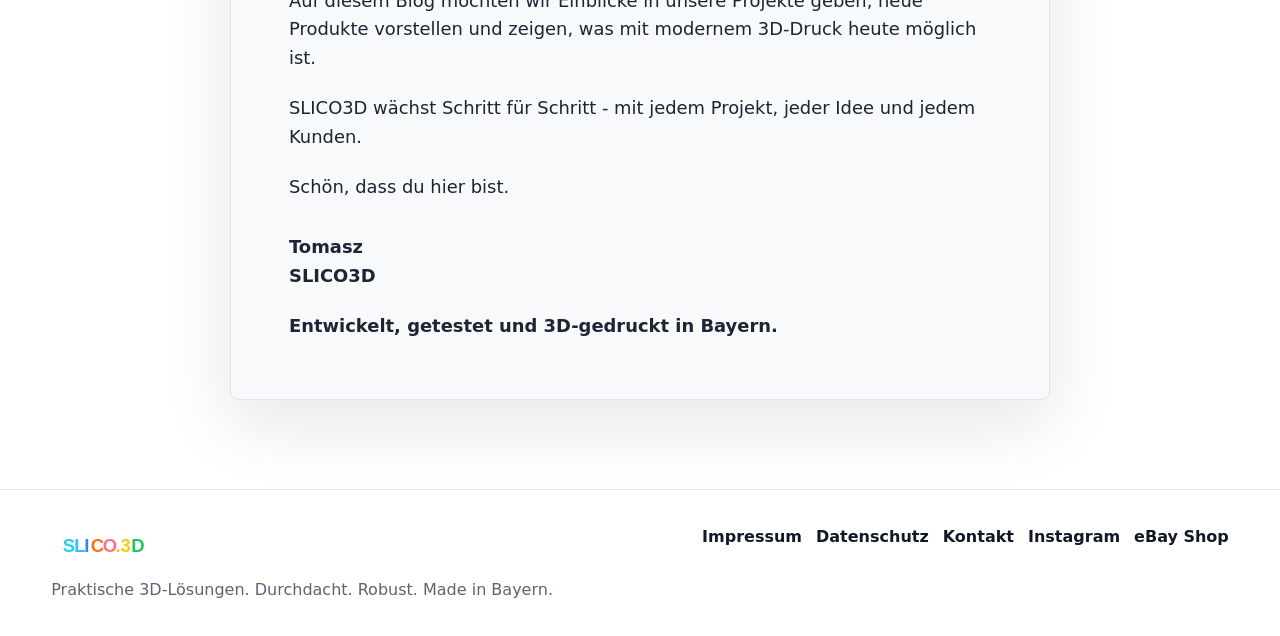
<file: blog/willkommen-bei-slico3d.html>
<!doctype html>
<html lang="de">
  <head>
    <meta charset="utf-8">
    <meta name="viewport" content="width=device-width, initial-scale=1">
    <meta
      name="description"
      content="Willkommen bei SLICO3D. Eine kleine Marke aus Bayern für praktische 3D-Druck Lösungen."
    >
    <title>Willkommen bei SLICO3D | SLICO3D Blog</title>
    <link rel="stylesheet" href="../styles.css">
  </head>
  <body>
    <header class="site-header">
      <a class="brand-link" href="../index.html#start" aria-label="SLICO3D Startseite">
        <img src="../assets/branding/Logotyp.png" alt="SLICO3D" class="brand-wordmark">
      </a>

      <button class="menu-toggle" type="button" aria-expanded="false" aria-controls="site-nav">
        <span class="sr-only">Navigation öffnen</span>
        <span aria-hidden="true"></span>
        <span aria-hidden="true"></span>
        <span aria-hidden="true"></span>
      </button>

      <nav class="site-nav" id="site-nav" aria-label="Hauptnavigation">
        <a href="../index.html#start">Start</a>
        <a href="../index.html#produkte">Produkte</a>
        <a href="index.html">Blog</a>
        <a href="../index.html#kontakt">Kontakt</a>
        <a class="nav-button" href="https://www.ebay.de/usr/slico3d">eBay Shop</a>
      </nav>
    </header>

    <main>
      <article class="article-page">
        <header class="article-hero section-shell">
          <div class="article-hero-copy">
            <p class="eyebrow">SLICO3D Blog</p>
            <h1>Willkommen bei SLICO3D</h1>
            <p>
              Eine kleine Marke aus Bayern, entstanden aus Leidenschaft für Technik,
              Kreativität und praktische Lösungen.
            </p>
          </div>
          <figure class="article-hero-image">
            <img src="../assets/blog/willkommen/hero.png" alt="SLICO3D Willkommensbild">
          </figure>
        </header>

        <div class="article-body section-shell">
          <p>Willkommen bei SLICO3D.</p>

          <p>SLICO3D ist eine kleine Marke aus Bayern, entstanden aus der Leidenschaft für Technik, Kreativität und praktische Lösungen.</p>

          <p>Unsere Idee ist einfach: Probleme lösen, Menschen inspirieren und ein zuverlässiger Begleiter für Werkstatt, Garage und Hobby sein.</p>

          <p>Viele Produkte beginnen mit einer einfachen Frage:</p>

          <blockquote>
            <p>„Warum gibt es dafür eigentlich noch keine passende Lösung?“</p>
          </blockquote>

          <p>Ob WAGO-Halter, Skadis-Zubehör, eine spezielle Lampenhalterung, ein individueller Becherhalter oder ein dekorativer 3D-gedruckter Drache - unsere Drucker machen aus Ideen echte Produkte.</p>

          <p>Dabei entwickeln wir ständig neue Lösungen, testen Prototypen und verbessern bestehende Produkte. Nicht jedes Projekt entsteht für den Verkauf. Manche entstehen einfach aus Neugier, andere weil jemand ein Problem hat, das bisher niemand gelöst hat.</p>

          <p>Genau das macht SLICO3D aus.</p>

          <p>Du hast bereits eine Idee?</p>

          <p>Du suchst eine individuelle Halterung, ein Ersatzteil oder eine Sonderanfertigung?</p>

          <p>Dann schreib uns einfach. Gemeinsam finden wir oft eine Lösung.</p>

          <p>Auf diesem Blog möchten wir Einblicke in unsere Projekte geben, neue Produkte vorstellen und zeigen, was mit modernem 3D-Druck heute möglich ist.</p>

          <p>SLICO3D wächst Schritt für Schritt - mit jedem Projekt, jeder Idee und jedem Kunden.</p>

          <p>Schön, dass du hier bist.</p>

          <p class="article-signature">
            Tomasz<br>
            SLICO3D
          </p>

          <p><strong>Entwickelt, getestet und 3D-gedruckt in Bayern.</strong></p>
        </div>
      </article>
    </main>

    <footer class="site-footer">
      <div>
        <img src="../assets/branding/Logotyp.png" alt="SLICO3D" class="footer-logo">
        <p>Praktische 3D-Lösungen. Durchdacht. Robust. Made in Bayern.</p>
      </div>
      <nav aria-label="Footer Navigation">
        <a href="https://www.ebay.de/usr/slico3d">eBay Store</a>
        <a href="https://www.instagram.com/slico3d/">Instagram</a>
        <a href="mailto:service@slico3d.de">Contact</a>
      </nav>
    </footer>

    <script src="../script.js"></script>
  </body>
</html>
</file>
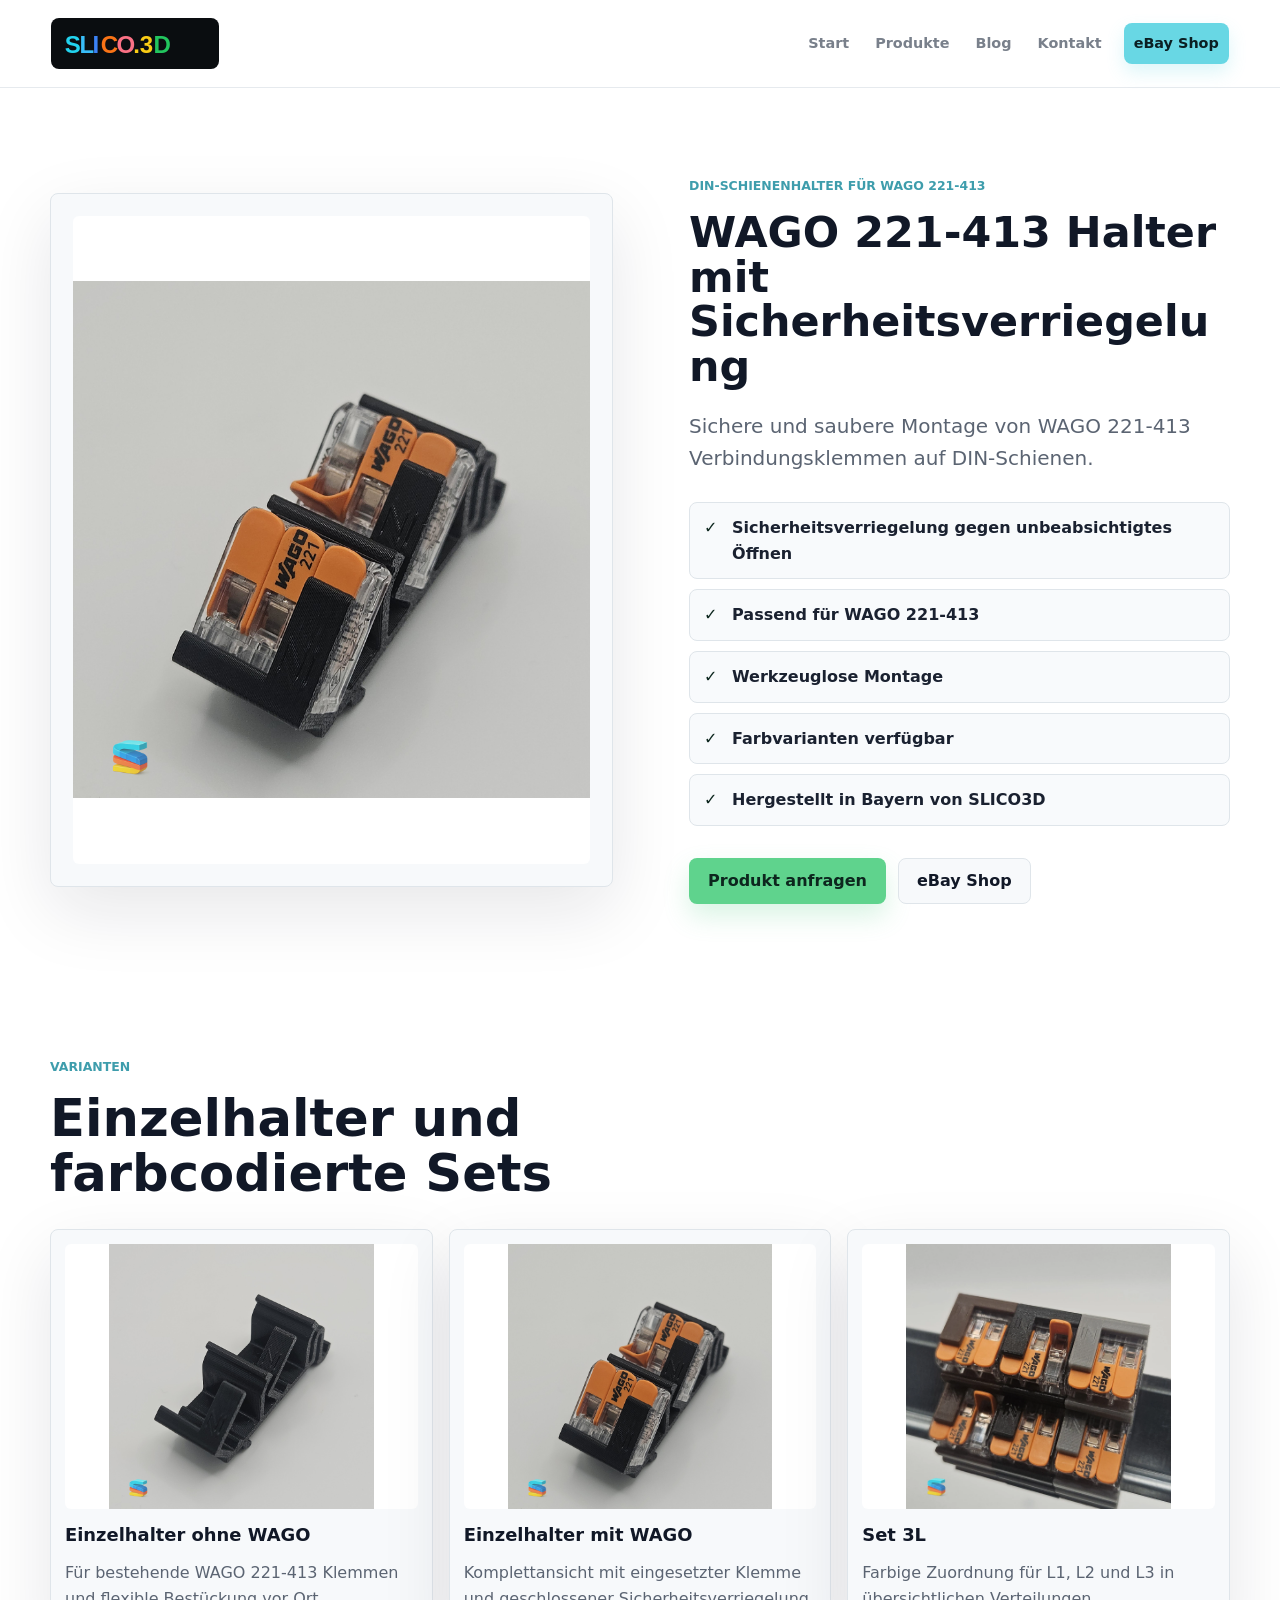
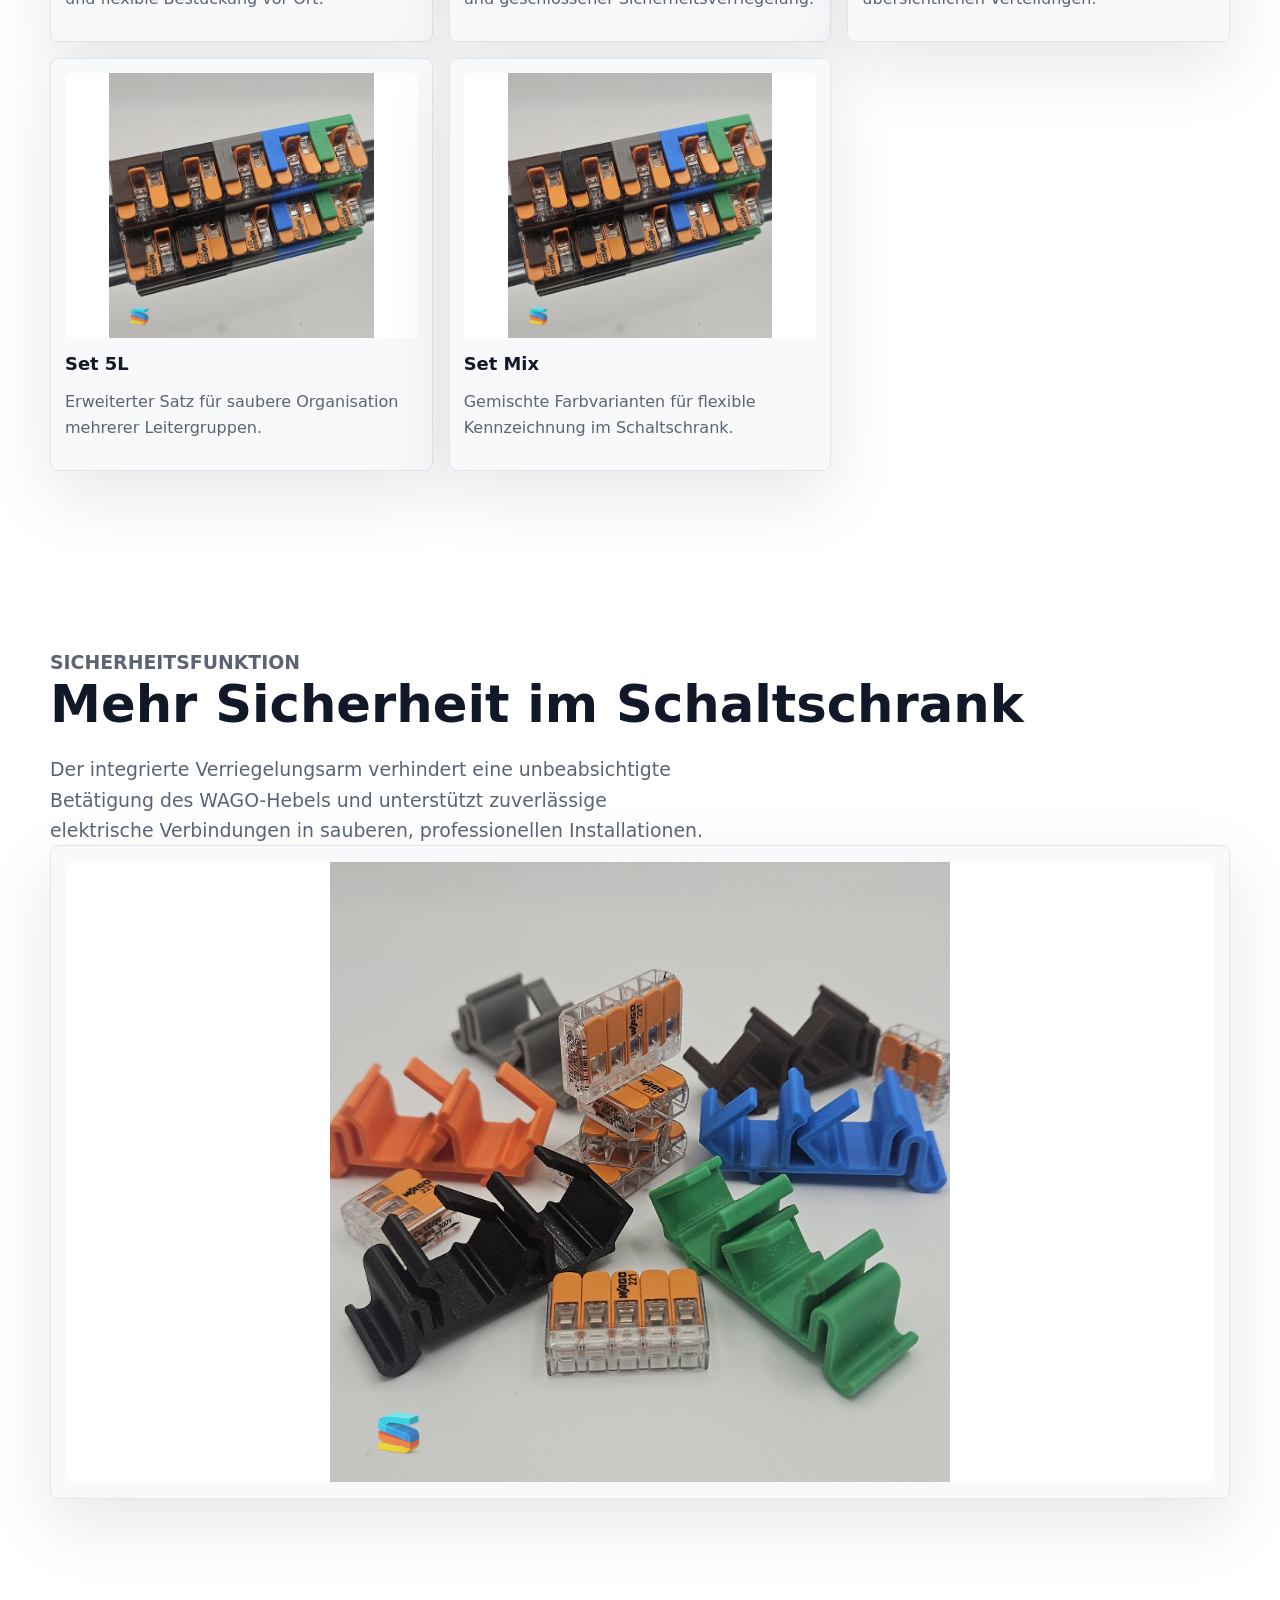
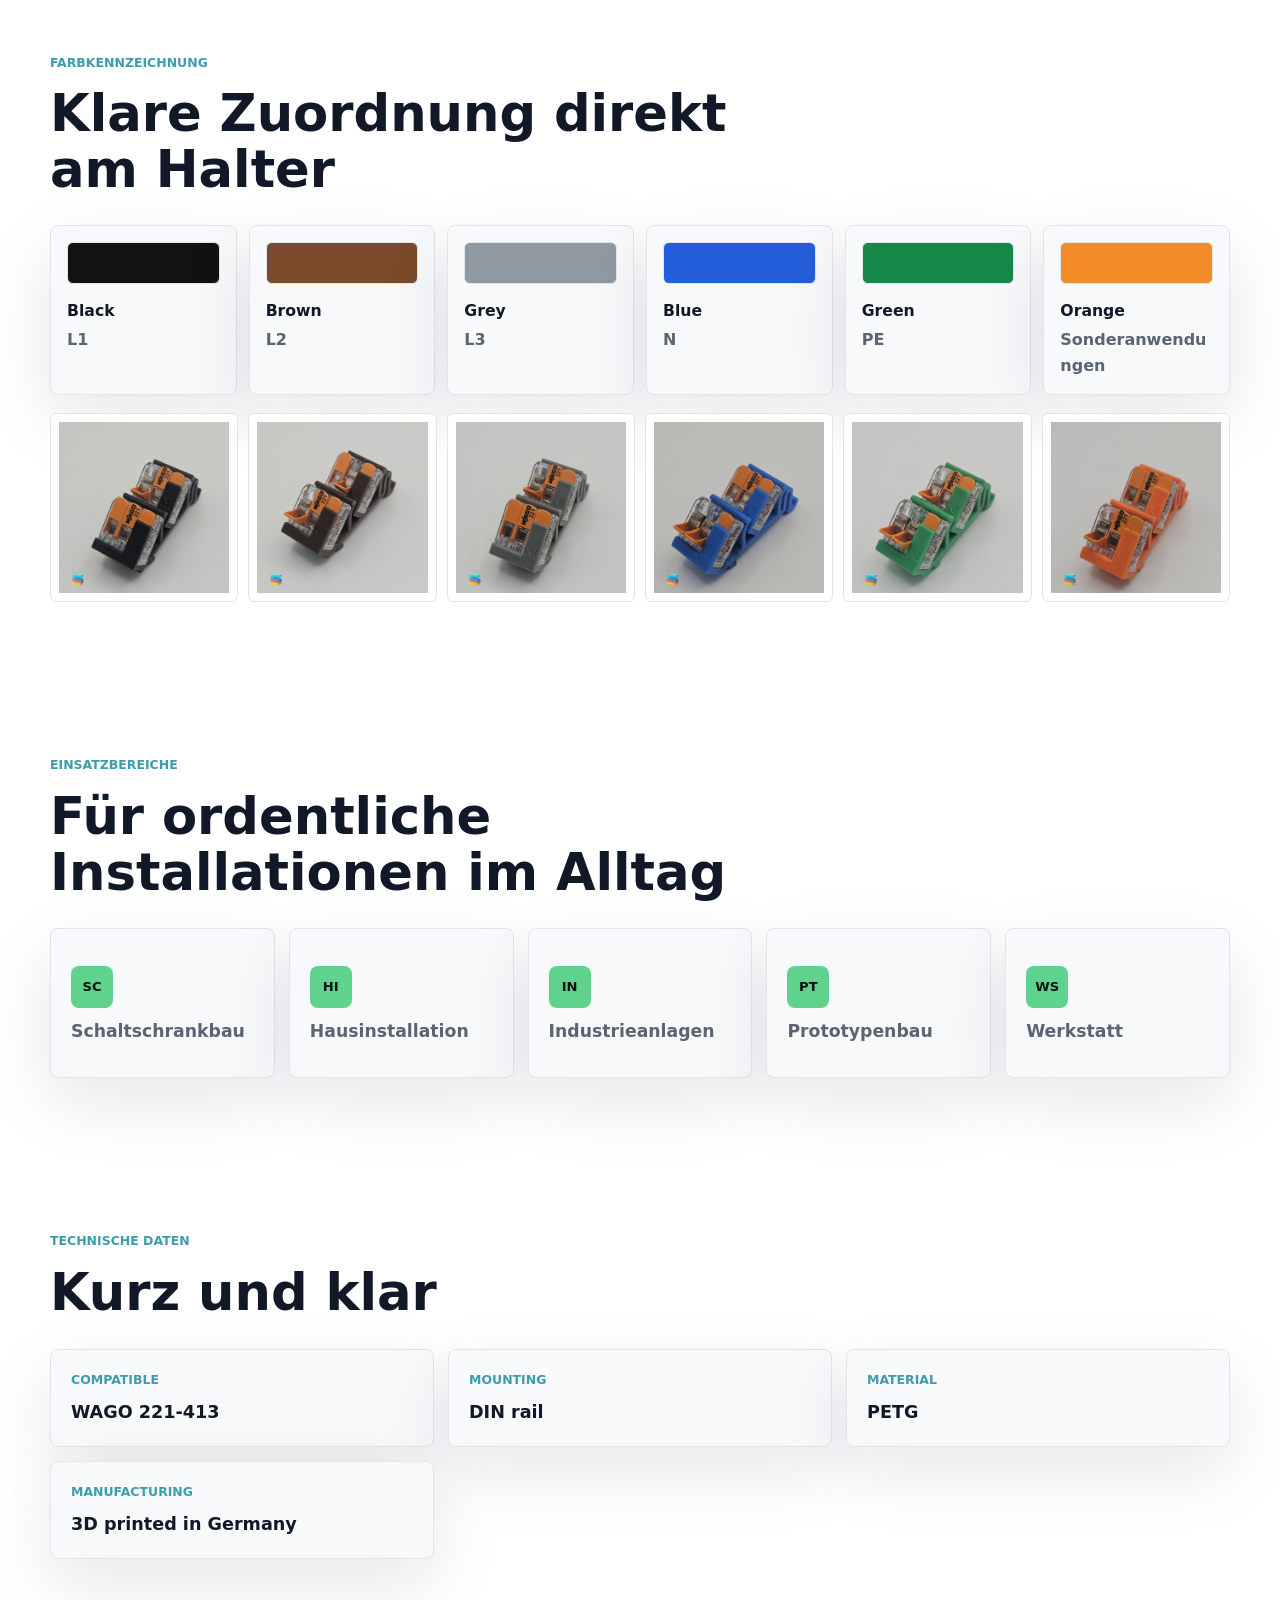
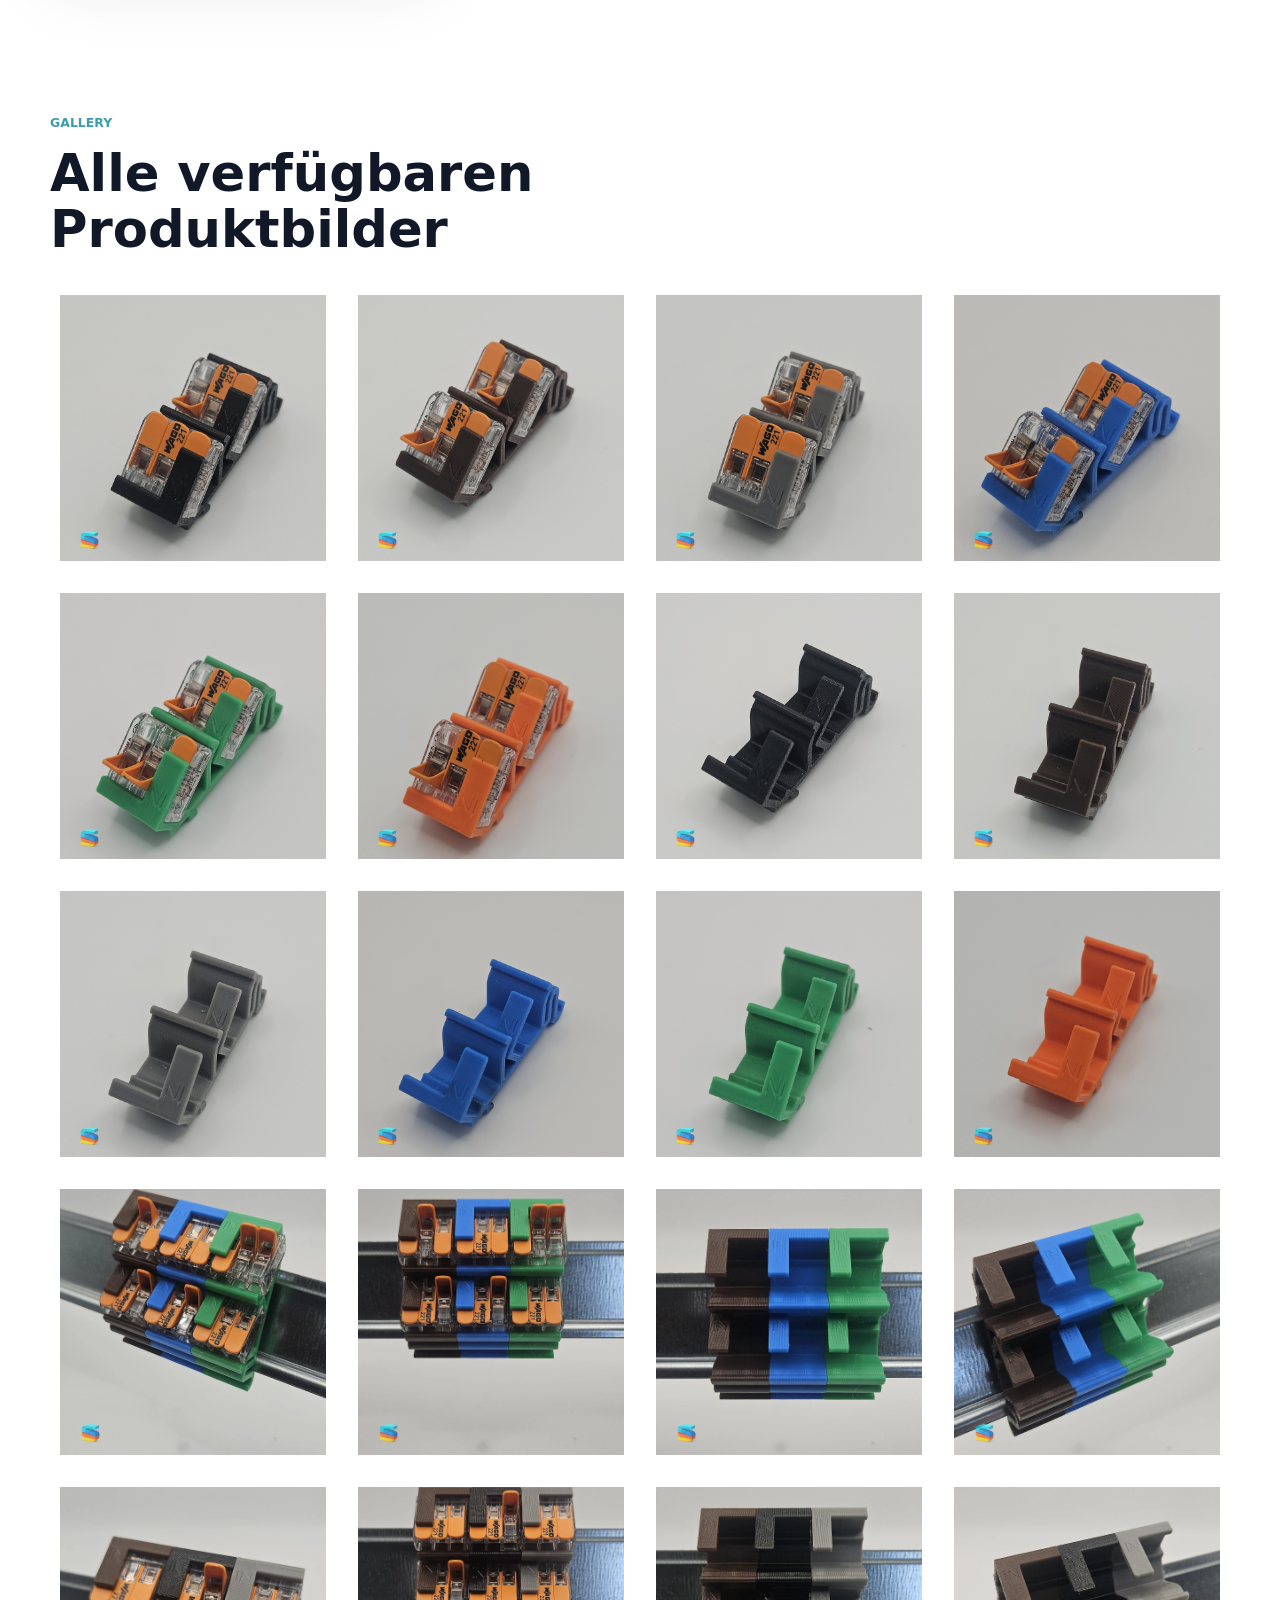
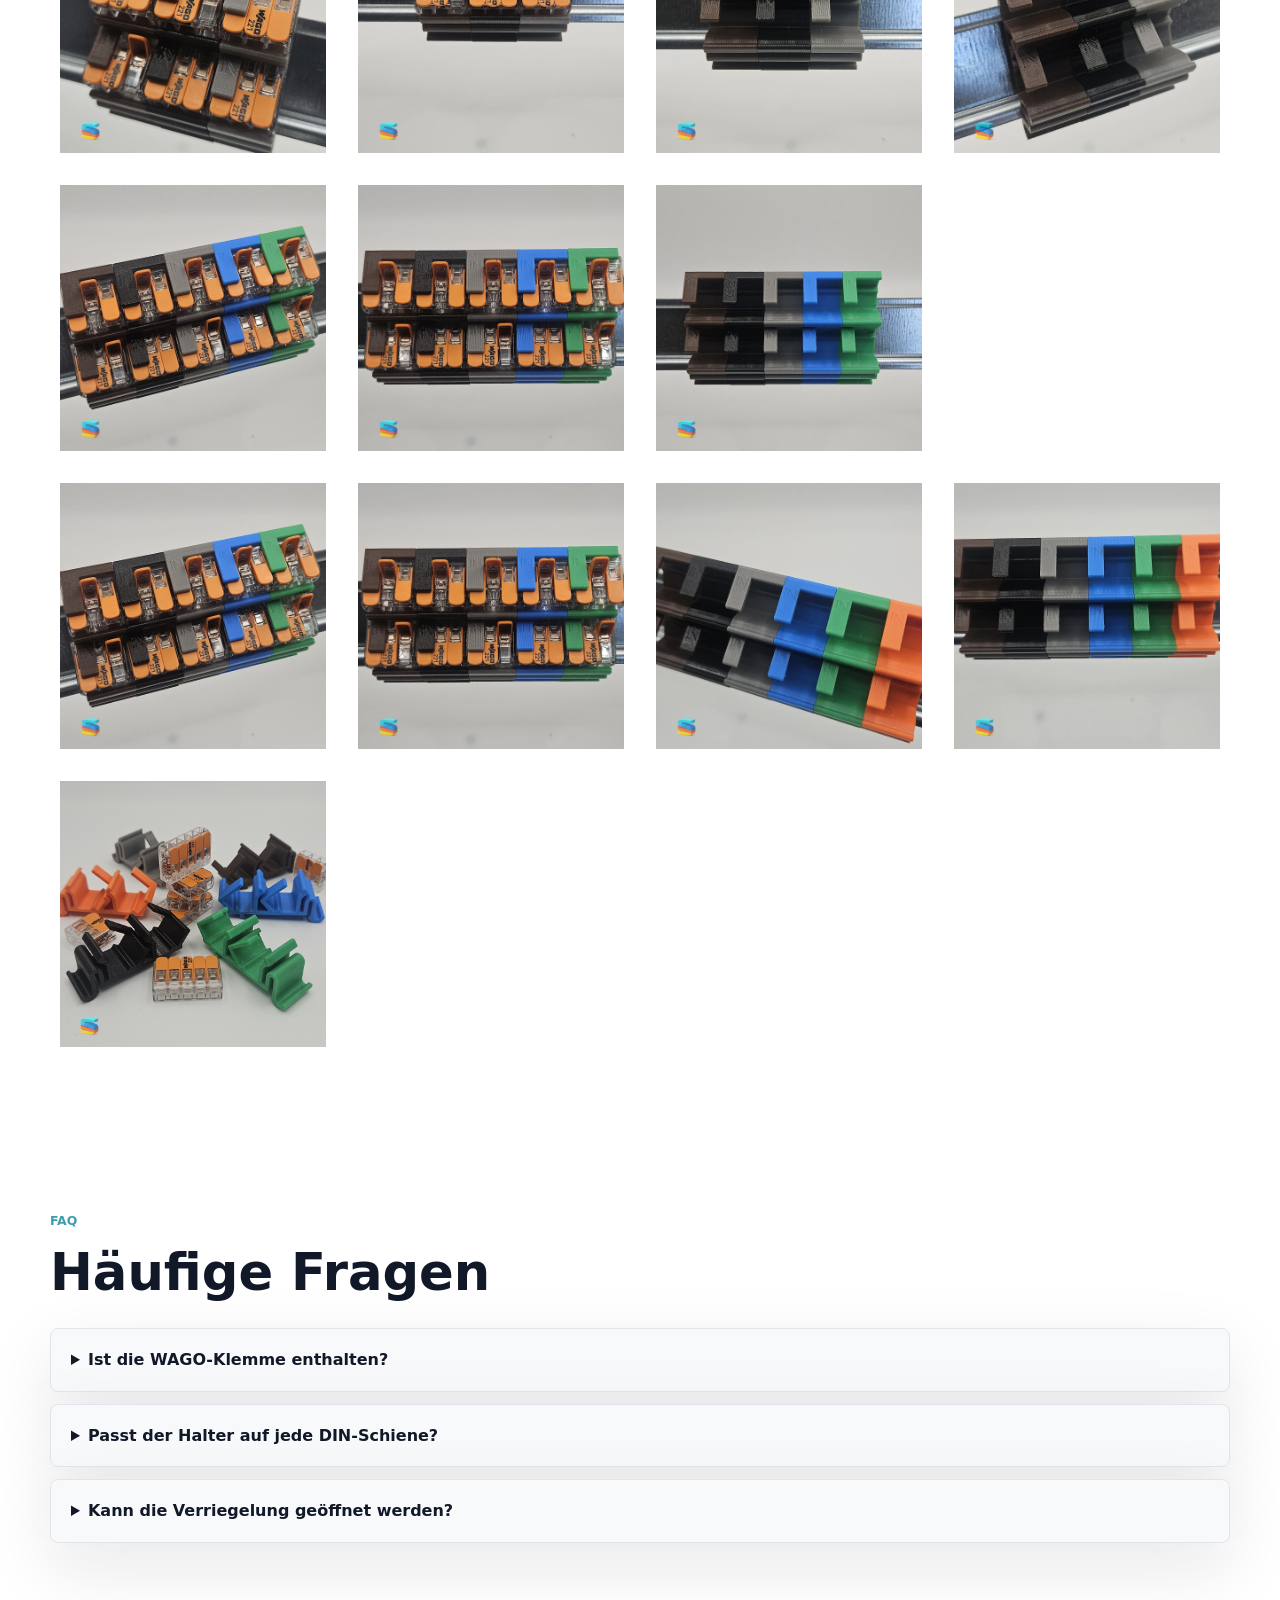
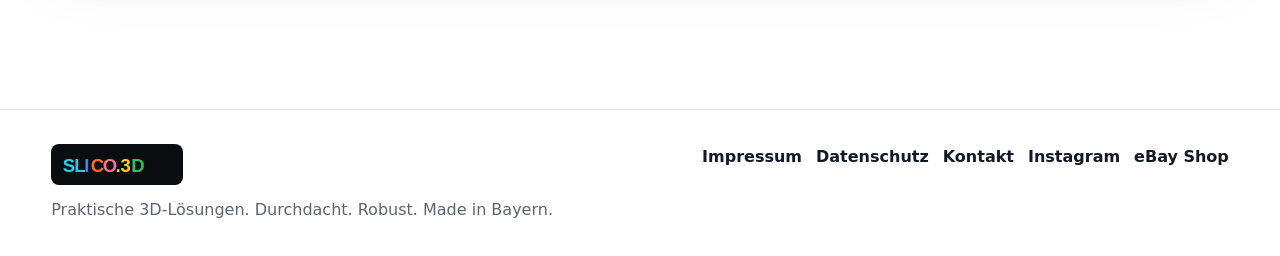
<file: products/wago-221-413-halter.html>
<!doctype html>
<html lang="de">
  <head>
    <meta charset="utf-8">
    <meta name="viewport" content="width=device-width, initial-scale=1">
    <meta
      name="description"
      content="DIN-Schienenhalter für WAGO 221-413 mit integrierter Sicherheitsverriegelung. Saubere und sichere Installation im Schaltschrank. Hergestellt von SLICO3D."
    >
    <meta
      name="keywords"
      content="WAGO 221-413 Halter, WAGO Halter DIN Schiene, WAGO Sicherheitshalter, DIN Schienenhalter WAGO, WAGO 221 Befestigung"
    >
    <meta property="og:title" content="WAGO 221-413 Halter mit Sicherheitsverriegelung | SLICO3D">
    <meta
      property="og:description"
      content="DIN-Schienenhalter für WAGO 221-413 mit integrierter Sicherheitsverriegelung. Saubere und sichere Installation im Schaltschrank."
    >
    <meta property="og:url" content="https://www.slico3d.de/products/wago-221-413-halter.html">
    <meta property="og:image" content="https://www.slico3d.de/assets/products/wago-krasnal/hero-with-wago/black.jpg">
    <meta property="og:type" content="product">
    <link rel="canonical" href="https://www.slico3d.de/products/wago-221-413-halter.html">
    <title>WAGO 221-413 Halter mit Sicherheitsverriegelung | SLICO3D</title>
    <link rel="stylesheet" href="../styles.css">
    <link rel="stylesheet" href="../product.css">
  </head>
  <body>
    <header class="site-header">
      <a class="brand-link" href="../index.html#start" aria-label="SLICO3D Startseite">
        <img src="../assets/branding/Logotyp.svg" alt="SLICO3D" class="brand-wordmark">
      </a>

      <button class="menu-toggle" type="button" aria-expanded="false" aria-controls="site-nav">
        <span class="sr-only">Navigation öffnen</span>
        <span aria-hidden="true"></span>
        <span aria-hidden="true"></span>
        <span aria-hidden="true"></span>
      </button>

      <nav class="site-nav" id="site-nav" aria-label="Hauptnavigation">
        <a href="../index.html#start">Start</a>
        <a href="../index.html#produkte">Produkte</a>
        <a href="../blog/index.html">Blog</a>
        <a href="../index.html#kontakt">Kontakt</a>
        <a class="nav-button" href="https://www.ebay.de/usr/slico3d">eBay Shop</a>
      </nav>
    </header>

    <main class="product-page">
      <section class="product-hero section-shell" aria-labelledby="product-title">
        <figure class="product-hero-media">
          <img
            src="../assets/products/wago-krasnal/hero-with-wago/black.jpg"
            alt="Schwarzer WAGO 221-413 Halter mit eingesetzter WAGO Klemme und Sicherheitsverriegelung"
            width="1200"
            height="900"
          >
        </figure>

        <div class="product-hero-copy">
          <p class="eyebrow">DIN-Schienenhalter für WAGO 221-413</p>
          <h1 id="product-title">WAGO 221-413 Halter mit Sicherheitsverriegelung</h1>
          <p class="product-lead">
            Sichere und saubere Montage von WAGO 221-413 Verbindungsklemmen auf DIN-Schienen.
          </p>

          <ul class="product-feature-list" aria-label="Produktvorteile">
            <li>Sicherheitsverriegelung gegen unbeabsichtigtes Öffnen</li>
            <li>Passend für WAGO 221-413</li>
            <li>Werkzeuglose Montage</li>
            <li>Farbvarianten verfügbar</li>
            <li>Hergestellt in Bayern von SLICO3D</li>
          </ul>

          <div class="hero-actions">
            <a
              class="button primary"
              href="mailto:service@slico3d.de?subject=Anfrage%20WAGO%20221-413%20Halter"
            >Produkt anfragen</a>
            <a class="button secondary" href="https://www.ebay.de/usr/slico3d">eBay Shop</a>
          </div>
        </div>
      </section>

      <section class="product-section section-shell" aria-labelledby="variants-title">
        <div class="section-heading split-heading">
          <div>
            <p class="eyebrow">Varianten</p>
            <h2 id="variants-title">Einzelhalter und farbcodierte Sets</h2>
          </div>
        </div>

        <div class="variant-grid">
          <article class="variant-card">
            <img src="../assets/products/wago-krasnal/hero-without-wago/black.jpg" alt="Einzelhalter ohne WAGO Klemme in Schwarz" loading="lazy" decoding="async">
            <h3>Einzelhalter ohne WAGO</h3>
            <p>Für bestehende WAGO 221-413 Klemmen und flexible Bestückung vor Ort.</p>
          </article>

          <article class="variant-card">
            <img src="../assets/products/wago-krasnal/hero-with-wago/black.jpg" alt="Einzelhalter mit eingesetzter WAGO 221-413 Klemme in Schwarz" loading="lazy" decoding="async">
            <h3>Einzelhalter mit WAGO</h3>
            <p>Komplettansicht mit eingesetzter Klemme und geschlossener Sicherheitsverriegelung.</p>
          </article>

          <article class="variant-card">
            <img src="../assets/products/wago-krasnal/set-3l/with-wago-1.webp" alt="Set 3L mit farbcodierten WAGO Haltern" loading="lazy" decoding="async">
            <h3>Set 3L</h3>
            <p>Farbige Zuordnung für L1, L2 und L3 in übersichtlichen Verteilungen.</p>
          </article>

          <article class="variant-card">
            <img src="../assets/products/wago-krasnal/set-5l/with-wago-1.webp" alt="Set 5L mit mehreren WAGO Haltern für DIN-Schiene" loading="lazy" decoding="async">
            <h3>Set 5L</h3>
            <p>Erweiterter Satz für saubere Organisation mehrerer Leitergruppen.</p>
          </article>

          <article class="variant-card">
            <img src="../assets/products/wago-krasnal/set-mix/with-wago-1.webp" alt="Gemischtes Set farbiger WAGO 221-413 Halter" loading="lazy" decoding="async">
            <h3>Set Mix</h3>
            <p>Gemischte Farbvarianten für flexible Kennzeichnung im Schaltschrank.</p>
          </article>
        </div>
      </section>

      <section class="product-section safety-section section-shell" aria-labelledby="safety-title">
        <div class="safety-copy">
          <p class="eyebrow">Sicherheitsfunktion</p>
          <h2 id="safety-title">Mehr Sicherheit im Schaltschrank</h2>
          <p>
            Der integrierte Verriegelungsarm verhindert eine unbeabsichtigte Betätigung des
            WAGO-Hebels und unterstützt zuverlässige elektrische Verbindungen in sauberen,
            professionellen Installationen.
          </p>
        </div>
        <figure class="detail-card">
          <img src="../assets/products/wago-krasnal/details/mix-photo.jpg" alt="Detailansicht mehrerer WAGO Halter mit Sicherheitsverriegelung und farbiger Kennzeichnung" loading="lazy" decoding="async">
        </figure>
      </section>

      <section class="product-section section-shell" aria-labelledby="colors-title">
        <div class="section-heading">
          <p class="eyebrow">Farbkennzeichnung</p>
          <h2 id="colors-title">Klare Zuordnung direkt am Halter</h2>
        </div>

        <div class="color-grid">
          <article class="color-card"><span class="color-swatch black"></span><strong>Black</strong><p>L1</p></article>
          <article class="color-card"><span class="color-swatch brown"></span><strong>Brown</strong><p>L2</p></article>
          <article class="color-card"><span class="color-swatch gray"></span><strong>Grey</strong><p>L3</p></article>
          <article class="color-card"><span class="color-swatch blue"></span><strong>Blue</strong><p>N</p></article>
          <article class="color-card"><span class="color-swatch green"></span><strong>Green</strong><p>PE</p></article>
          <article class="color-card"><span class="color-swatch orange"></span><strong>Orange</strong><p>Sonderanwendungen</p></article>
        </div>

        <div class="color-example-strip" aria-label="Produktbeispiele in verfügbaren Farben">
          <img src="../assets/products/wago-krasnal/hero-with-wago/black.jpg" alt="Schwarzer WAGO Halter als Farbvariante L1" loading="lazy" decoding="async">
          <img src="../assets/products/wago-krasnal/hero-with-wago/brown.jpg" alt="Brauner WAGO Halter als Farbvariante L2" loading="lazy" decoding="async">
          <img src="../assets/products/wago-krasnal/hero-with-wago/gray.jpg" alt="Grauer WAGO Halter als Farbvariante L3" loading="lazy" decoding="async">
          <img src="../assets/products/wago-krasnal/hero-with-wago/blue.jpg" alt="Blauer WAGO Halter als Farbvariante N" loading="lazy" decoding="async">
          <img src="../assets/products/wago-krasnal/hero-with-wago/green.jpg" alt="Grüner WAGO Halter als Farbvariante PE" loading="lazy" decoding="async">
          <img src="../assets/products/wago-krasnal/hero-with-wago/orange.jpg" alt="Oranger WAGO Halter für Sonderanwendungen" loading="lazy" decoding="async">
        </div>
      </section>

      <section class="product-section section-shell" aria-labelledby="usecases-title">
        <div class="section-heading">
          <p class="eyebrow">Einsatzbereiche</p>
          <h2 id="usecases-title">Für ordentliche Installationen im Alltag</h2>
        </div>

        <div class="usecase-grid">
          <article class="usecase-card"><span aria-hidden="true">SC</span><h3>Schaltschrankbau</h3></article>
          <article class="usecase-card"><span aria-hidden="true">HI</span><h3>Hausinstallation</h3></article>
          <article class="usecase-card"><span aria-hidden="true">IN</span><h3>Industrieanlagen</h3></article>
          <article class="usecase-card"><span aria-hidden="true">PT</span><h3>Prototypenbau</h3></article>
          <article class="usecase-card"><span aria-hidden="true">WS</span><h3>Werkstatt</h3></article>
        </div>
      </section>

      <section class="product-section section-shell" aria-labelledby="specs-title">
        <div class="section-heading">
          <p class="eyebrow">Technische Daten</p>
          <h2 id="specs-title">Kurz und klar</h2>
        </div>

        <dl class="spec-grid">
          <div><dt>Compatible</dt><dd>WAGO 221-413</dd></div>
          <div><dt>Mounting</dt><dd>DIN rail</dd></div>
          <div><dt>Material</dt><dd>PETG</dd></div>
          <div><dt>Manufacturing</dt><dd>3D printed in Germany</dd></div>
        </dl>
      </section>

      <section class="product-section section-shell" aria-labelledby="gallery-title">
        <div class="section-heading">
          <p class="eyebrow">Gallery</p>
          <h2 id="gallery-title">Alle verfügbaren Produktbilder</h2>
        </div>

        <div class="product-gallery">
          <img src="../assets/products/wago-krasnal/hero-with-wago/black.jpg" alt="Schwarzer WAGO 221-413 Halter mit eingesetzter Klemme" loading="lazy" decoding="async">
          <img src="../assets/products/wago-krasnal/hero-with-wago/brown.jpg" alt="Brauner WAGO 221-413 Halter mit eingesetzter Klemme" loading="lazy" decoding="async">
          <img src="../assets/products/wago-krasnal/hero-with-wago/gray.jpg" alt="Grauer WAGO 221-413 Halter mit eingesetzter Klemme" loading="lazy" decoding="async">
          <img src="../assets/products/wago-krasnal/hero-with-wago/blue.jpg" alt="Blauer WAGO 221-413 Halter mit eingesetzter Klemme" loading="lazy" decoding="async">
          <img src="../assets/products/wago-krasnal/hero-with-wago/green.jpg" alt="Grüner WAGO 221-413 Halter mit eingesetzter Klemme" loading="lazy" decoding="async">
          <img src="../assets/products/wago-krasnal/hero-with-wago/orange.jpg" alt="Oranger WAGO 221-413 Halter mit eingesetzter Klemme" loading="lazy" decoding="async">
          <img src="../assets/products/wago-krasnal/hero-without-wago/black.jpg" alt="Schwarzer Einzelhalter ohne WAGO Klemme" loading="lazy" decoding="async">
          <img src="../assets/products/wago-krasnal/hero-without-wago/brown.jpg" alt="Brauner Einzelhalter ohne WAGO Klemme" loading="lazy" decoding="async">
          <img src="../assets/products/wago-krasnal/hero-without-wago/gray.jpg" alt="Grauer Einzelhalter ohne WAGO Klemme" loading="lazy" decoding="async">
          <img src="../assets/products/wago-krasnal/hero-without-wago/blue.jpg" alt="Blauer Einzelhalter ohne WAGO Klemme" loading="lazy" decoding="async">
          <img src="../assets/products/wago-krasnal/hero-without-wago/green.jpg" alt="Grüner Einzelhalter ohne WAGO Klemme" loading="lazy" decoding="async">
          <img src="../assets/products/wago-krasnal/hero-without-wago/orange.jpg" alt="Oranger Einzelhalter ohne WAGO Klemme" loading="lazy" decoding="async">
          <img src="../assets/products/wago-krasnal/set-1l/with-wago-1.webp" alt="Set 1L mit WAGO Klemme erste Ansicht" loading="lazy" decoding="async">
          <img src="../assets/products/wago-krasnal/set-1l/with-wago-2.webp" alt="Set 1L mit WAGO Klemme zweite Ansicht" loading="lazy" decoding="async">
          <img src="../assets/products/wago-krasnal/set-1l/without-wago-1.webp" alt="Set 1L ohne WAGO Klemme erste Ansicht" loading="lazy" decoding="async">
          <img src="../assets/products/wago-krasnal/set-1l/without-wago-2.webp" alt="Set 1L ohne WAGO Klemme zweite Ansicht" loading="lazy" decoding="async">
          <img src="../assets/products/wago-krasnal/set-3l/with-wago-1.webp" alt="Set 3L mit WAGO Klemmen erste Ansicht" loading="lazy" decoding="async">
          <img src="../assets/products/wago-krasnal/set-3l/with-wago-2.webp" alt="Set 3L mit WAGO Klemmen zweite Ansicht" loading="lazy" decoding="async">
          <img src="../assets/products/wago-krasnal/set-3l/without-wago-1.webp" alt="Set 3L ohne WAGO Klemmen erste Ansicht" loading="lazy" decoding="async">
          <img src="../assets/products/wago-krasnal/set-3l/without-wago-2.webp" alt="Set 3L ohne WAGO Klemmen zweite Ansicht" loading="lazy" decoding="async">
          <img src="../assets/products/wago-krasnal/set-5l/with-wago-1.webp" alt="Set 5L mit WAGO Klemmen erste Ansicht" loading="lazy" decoding="async">
          <img src="../assets/products/wago-krasnal/set-5l/with-wago-2.webp" alt="Set 5L mit WAGO Klemmen zweite Ansicht" loading="lazy" decoding="async">
          <img src="../assets/products/wago-krasnal/set-5l/without-wago-1.webp" alt="Set 5L ohne WAGO Klemmen erste Ansicht" loading="lazy" decoding="async">
          <img src="../assets/products/wago-krasnal/set-5l/without-wago-2.webp" alt="Set 5L ohne WAGO Klemmen zweite Ansicht" loading="lazy" decoding="async">
          <img src="../assets/products/wago-krasnal/set-mix/with-wago-1.webp" alt="Set Mix mit WAGO Klemmen erste Ansicht" loading="lazy" decoding="async">
          <img src="../assets/products/wago-krasnal/set-mix/with-wago-2.webp" alt="Set Mix mit WAGO Klemmen zweite Ansicht" loading="lazy" decoding="async">
          <img src="../assets/products/wago-krasnal/set-mix/without-wago-1.webp" alt="Set Mix ohne WAGO Klemmen erste Ansicht" loading="lazy" decoding="async">
          <img src="../assets/products/wago-krasnal/set-mix/without-wago-2.webp" alt="Set Mix ohne WAGO Klemmen zweite Ansicht" loading="lazy" decoding="async">
          <img src="../assets/products/wago-krasnal/details/mix-photo.jpg" alt="Detailfoto der farbigen WAGO Halter mit Sicherheitsverriegelung" loading="lazy" decoding="async">
        </div>
      </section>

      <section class="product-section section-shell" aria-labelledby="faq-title">
        <div class="section-heading">
          <p class="eyebrow">FAQ</p>
          <h2 id="faq-title">Häufige Fragen</h2>
        </div>

        <div class="faq-grid">
          <details>
            <summary>Ist die WAGO-Klemme enthalten?</summary>
            <p>Je nach gewählter Variante.</p>
          </details>
          <details>
            <summary>Passt der Halter auf jede DIN-Schiene?</summary>
            <p>Standard DIN-Schienen.</p>
          </details>
          <details>
            <summary>Kann die Verriegelung geöffnet werden?</summary>
            <p>Ja, jederzeit manuell.</p>
          </details>
        </div>
      </section>
    </main>

    <footer class="site-footer">
      <div>
        <img src="../assets/branding/Logotyp.svg" alt="SLICO3D" class="footer-logo">
        <p>Praktische 3D-Lösungen. Durchdacht. Robust. Made in Bayern.</p>
      </div>
      <nav aria-label="Footer Navigation">
        <a href="/impressum.html">Impressum</a>
        <a href="/datenschutz.html">Datenschutz</a>
        <a href="/#kontakt">Kontakt</a>
        <a href="https://www.instagram.com/slico.3d/">Instagram</a>
        <a href="https://www.ebay.de/usr/slico3d">eBay Shop</a>
      </nav>
    </footer>

    <script src="../script.js"></script>
  </body>
</html>
</file>
<file: styles.css>
:root {
  color-scheme: light dark;
  --cyan: #4fd1e0;
  --green: #5fd38d;
  --amber: #f5b942;
  --ink: #111827;
  --muted: #5b6472;
  --line: #dfe5ea;
  --surface: #ffffff;
  --surface-raised: #f7f9fb;
  --surface-soft: #eef8f7;
  --shadow: 0 24px 70px rgba(17, 24, 39, 0.1);
  --radius: 8px;
  --max: 1180px;
}

* { box-sizing: border-box; }
html { scroll-behavior: smooth; }
body {
  margin: 0;
  background: var(--surface);
  color: var(--ink);
  font-family: Inter, ui-sans-serif, system-ui, -apple-system, BlinkMacSystemFont, "Segoe UI", sans-serif;
  line-height: 1.6;
  overflow-x: hidden;
}
body.menu-open { overflow: hidden; }
img { display: block; max-width: 100%; }
a { color: inherit; text-decoration: none; }

.sr-only {
  position: absolute;
  width: 1px;
  height: 1px;
  padding: 0;
  margin: -1px;
  overflow: hidden;
  clip: rect(0, 0, 0, 0);
  white-space: nowrap;
  border: 0;
}

.site-header {
  position: sticky;
  top: 0;
  z-index: 10;
  display: flex;
  align-items: center;
  justify-content: space-between;
  gap: 24px;
  padding: 18px clamp(20px, 4vw, 56px);
  background: color-mix(in srgb, var(--surface) 88%, transparent);
  border-bottom: 1px solid color-mix(in srgb, var(--line) 78%, transparent);
  backdrop-filter: blur(18px);
}

.brand-wordmark,
.footer-logo {
  height: auto;
  padding: 7px 10px;
  background: #0a0d10;
  border-radius: var(--radius);
}
.brand-wordmark { flex: 0 0 auto; width: 168px; }
.footer-logo { width: 132px; padding: 6px 9px; }

.site-nav {
  min-width: 0;
  display: flex;
  align-items: center;
  gap: 6px;
  color: color-mix(in srgb, var(--muted) 82%, var(--surface));
  font-size: 0.9rem;
  font-weight: 620;
}
.site-nav a {
  padding: 9px 10px;
  border-radius: var(--radius);
}
.site-nav a:hover,
.site-nav a:focus-visible {
  background: var(--surface-raised);
  color: var(--ink);
  outline: none;
}
.site-nav .nav-button {
  margin-left: 6px;
  color: #0b1f23;
  background: color-mix(in srgb, var(--cyan) 86%, white);
  box-shadow: 0 8px 18px rgba(79, 209, 224, 0.2);
}

.menu-toggle {
  display: none;
  flex: 0 0 auto;
  width: 44px;
  height: 44px;
  border: 1px solid var(--line);
  border-radius: var(--radius);
  background: var(--surface);
  color: var(--ink);
}
.menu-toggle span:not(.sr-only) {
  display: block;
  width: 18px;
  height: 2px;
  margin: 4px auto;
  background: currentColor;
}

.section-shell {
  width: min(var(--max), calc(100% - 40px));
  margin: 0 auto;
}

.hero {
  display: grid;
  grid-template-columns: minmax(0, 1fr) minmax(320px, 0.82fr);
  gap: clamp(32px, 6vw, 84px);
  align-items: center;
  min-height: min(980px, calc(100svh - 84px));
  padding: clamp(44px, 6vw, 82px) 0 68px;
}
.hero-copy,
.hero-panel { min-width: 0; }

.eyebrow,
.meta {
  margin: 0 0 14px;
  color: color-mix(in srgb, var(--cyan) 72%, var(--ink));
  font-size: 0.78rem;
  font-weight: 800;
  letter-spacing: 0;
  text-transform: uppercase;
}

.hero-mark {
  width: min(540px, 76vw);
  margin: 0 0 26px;
  filter: drop-shadow(0 20px 42px rgba(79, 209, 224, 0.2));
}

h1, h2, h3, p { overflow-wrap: anywhere; }
h1, h2, h3 {
  margin: 0;
  line-height: 1.08;
  letter-spacing: 0;
}
h1 { max-width: 860px; font-size: clamp(2.45rem, 4.8vw, 4.9rem); }
h2 { font-size: clamp(2rem, 4vw, 4rem); }
h3 { font-size: clamp(1.22rem, 2vw, 1.7rem); }

.hero-subtitle {
  max-width: 680px;
  margin: 24px 0 0;
  color: var(--muted);
  font-size: clamp(1.05rem, 2vw, 1.35rem);
}

.hero-actions,
.contact-actions {
  display: flex;
  flex-wrap: wrap;
  gap: 12px;
  margin-top: 32px;
}

.button {
  display: inline-flex;
  align-items: center;
  justify-content: center;
  min-height: 46px;
  padding: 12px 18px;
  border: 1px solid transparent;
  border-radius: var(--radius);
  font-weight: 800;
  line-height: 1.15;
}
.button.primary {
  color: #0d261e;
  background: var(--green);
  box-shadow: 0 12px 26px rgba(95, 211, 141, 0.24);
}
.button.secondary {
  color: var(--ink);
  background: var(--surface-raised);
  border-color: var(--line);
}
.button.compact { min-height: 42px; font-size: 0.92rem; }
.button:hover,
.button:focus-visible,
.text-link:hover,
.text-link:focus-visible {
  transform: translateY(-1px);
  outline: none;
}

.hero-panel,
.featured-article,
.product-card,
.blog-card,
.contact-section,
.article-body,
.article-hero-image {
  border: 1px solid var(--line);
  border-radius: var(--radius);
  background: var(--surface-raised);
  box-shadow: var(--shadow);
}

.hero-panel {
  position: relative;
  overflow: hidden;
  padding: 24px;
}
.hero-panel::before {
  position: absolute;
  inset: 0;
  z-index: 0;
  content: "";
  background:
    linear-gradient(90deg, color-mix(in srgb, var(--line) 50%, transparent) 1px, transparent 1px),
    linear-gradient(0deg, color-mix(in srgb, var(--line) 50%, transparent) 1px, transparent 1px);
  background-size: 34px 34px;
  mask-image: linear-gradient(to bottom, black, transparent 76%);
}
.hero-panel > * { position: relative; z-index: 1; }
.panel-topline {
  display: flex;
  justify-content: space-between;
  color: var(--muted);
  font-size: 0.85rem;
  font-weight: 800;
}
.capability-grid {
  display: grid;
  grid-template-columns: repeat(2, minmax(0, 1fr));
  gap: 10px;
  margin-top: 34px;
}
.capability-grid span {
  min-height: 74px;
  padding: 16px;
  border: 1px solid var(--line);
  border-radius: var(--radius);
  background: color-mix(in srgb, var(--surface) 76%, transparent);
  font-weight: 800;
}
.printer-card {
  margin-top: 16px;
  padding: 22px;
  color: #111827;
  background: linear-gradient(135deg, var(--cyan), var(--green) 54%, var(--amber));
  border-radius: var(--radius);
}
.printer-layer {
  display: block;
  height: 18px;
  max-width: 260px;
  margin-bottom: 7px;
  border-radius: 3px;
}
.printer-layer.cyan { width: 78%; background: rgba(255, 255, 255, 0.76); }
.printer-layer.green { width: 64%; background: rgba(255, 255, 255, 0.58); }
.printer-layer.amber { width: 46%; background: rgba(255, 255, 255, 0.42); }
.printer-card p { max-width: 340px; margin: 18px 0 0; font-weight: 850; }

.trust-bar {
  display: grid;
  grid-template-columns: repeat(4, minmax(0, 1fr));
  gap: 1px;
  overflow: hidden;
  margin-top: -34px;
  margin-bottom: clamp(28px, 4vw, 48px);
  border: 1px solid var(--line);
  border-radius: var(--radius);
  background: var(--line);
  box-shadow: 0 18px 44px rgba(17, 24, 39, 0.08);
}
.trust-item {
  display: flex;
  align-items: center;
  gap: 10px;
  min-height: 70px;
  padding: 16px 18px;
  background: color-mix(in srgb, var(--surface-raised) 88%, var(--surface));
}
.trust-item span {
  display: inline-flex;
  align-items: center;
  justify-content: center;
  flex: 0 0 28px;
  width: 28px;
  height: 28px;
  color: #0d261e;
  background: var(--green);
  border-radius: 999px;
  font-weight: 900;
}
.trust-item strong { font-size: 0.94rem; line-height: 1.25; }

.content-section { padding: clamp(56px, 7vw, 96px) 0; }
.section-heading { margin-bottom: 28px; }
.section-heading h2 { max-width: 760px; }
.split-heading {
  display: flex;
  align-items: end;
  justify-content: space-between;
  gap: 20px;
}

.featured-article {
  position: relative;
  display: grid;
  grid-template-columns: minmax(260px, 0.72fr) 1fr;
  overflow: hidden;
}
.linked-card { transition: transform 180ms ease, border-color 180ms ease, box-shadow 180ms ease; }
.linked-card:hover,
.linked-card:focus-within {
  border-color: color-mix(in srgb, var(--cyan) 52%, var(--line));
  box-shadow: 0 28px 78px rgba(17, 24, 39, 0.14);
  transform: translateY(-2px);
}
.card-cover-link { position: absolute; inset: 0; z-index: 1; }
.article-visual {
  position: relative;
  min-height: 360px;
  overflow: hidden;
  background: linear-gradient(135deg, #101820, #20313b);
}
.article-visual img {
  width: 100%;
  height: 100%;
  min-height: 360px;
  object-fit: cover;
}
.article-chip {
  position: absolute;
  top: 24px;
  left: 24px;
  z-index: 1;
  padding: 7px 11px;
  color: #071012;
  background: var(--green);
  border-radius: 999px;
  font-size: 0.78rem;
  font-weight: 900;
}
.article-content {
  position: relative;
  z-index: 2;
  align-self: center;
  padding: clamp(28px, 5vw, 56px);
}
.card-action { position: relative; z-index: 3; margin-top: 18px; }

.article-content p:not(.meta),
.product-card p,
.blog-card p:not(.meta),
.contact-section p,
.bavaria-inner p,
.site-footer p,
.article-hero-copy p:not(.eyebrow) {
  color: var(--muted);
}
.text-link {
  display: inline-flex;
  margin-top: 14px;
  color: color-mix(in srgb, var(--cyan) 62%, var(--ink));
  font-weight: 850;
}

.product-grid,
.blog-grid {
  display: grid;
  grid-template-columns: repeat(3, minmax(0, 1fr));
  gap: 18px;
}
.product-card,
.blog-card { padding: 20px; }
.product-visual {
  position: relative;
  min-height: 190px;
  margin-bottom: 22px;
  overflow: hidden;
  background: var(--surface);
  border: 1px solid var(--line);
  border-radius: var(--radius);
}
.product-visual span {
  position: absolute;
  display: block;
  border-radius: 5px;
}
.product-visual.wago span:nth-child(1) { inset: 48px 34px auto 34px; height: 28px; background: var(--cyan); }
.product-visual.wago span:nth-child(2) { inset: 86px 58px auto 58px; height: 28px; background: var(--green); }
.product-visual.wago span:nth-child(3) { inset: auto 44px 42px 44px; height: 28px; background: var(--amber); }
.product-visual.skadis {
  background-image: radial-gradient(circle, color-mix(in srgb, var(--muted) 38%, transparent) 2px, transparent 2.5px);
  background-size: 26px 26px;
}
.product-visual.skadis span:nth-child(1) { width: 44%; height: 84px; left: 18%; bottom: 34px; background: var(--green); }
.product-visual.skadis span:nth-child(2) { width: 24px; height: 108px; right: 24%; bottom: 34px; background: var(--cyan); }
.product-visual.skadis span:nth-child(3) { width: 34%; height: 18px; left: 24%; bottom: 118px; background: var(--amber); }
.product-visual.network span:nth-child(1) { width: 62%; height: 70px; left: 19%; top: 50px; background: #202b36; }
.product-visual.network span:nth-child(2) { width: 50%; height: 14px; left: 25%; top: 78px; background: var(--cyan); }
.product-visual.network span:nth-child(3) { width: 72%; height: 26px; left: 14%; bottom: 38px; background: var(--amber); }

.bavaria-section {
  margin: clamp(36px, 5vw, 68px) 0;
  background:
    linear-gradient(90deg, rgba(79, 209, 224, 0.14), transparent 32%),
    linear-gradient(135deg, var(--surface-raised), var(--surface-soft));
  border-block: 1px solid var(--line);
}
.bavaria-inner {
  display: grid;
  grid-template-columns: 1fr minmax(180px, 300px);
  gap: clamp(28px, 6vw, 86px);
  align-items: center;
  padding: clamp(52px, 7vw, 90px) 0;
}
.bavaria-placeholder {
  display: grid;
  place-items: center;
  min-height: 300px;
  padding: 28px;
  text-align: center;
  border: 1px dashed color-mix(in srgb, var(--cyan) 54%, var(--line));
  border-radius: var(--radius);
  background:
    linear-gradient(90deg, color-mix(in srgb, var(--line) 58%, transparent) 1px, transparent 1px),
    linear-gradient(0deg, color-mix(in srgb, var(--line) 58%, transparent) 1px, transparent 1px),
    color-mix(in srgb, var(--surface) 72%, transparent);
  background-size: 28px 28px;
  box-shadow: var(--shadow);
}
.bavaria-placeholder img { width: min(180px, 48vw); filter: drop-shadow(0 18px 34px rgba(79, 209, 224, 0.18)); }
.bavaria-placeholder span {
  margin-top: 18px;
  color: color-mix(in srgb, var(--cyan) 72%, var(--ink));
  font-weight: 900;
  text-transform: uppercase;
}
.bavaria-placeholder p { max-width: 260px; margin: 4px 0 0; font-size: 0.92rem; }
.blog-card { min-height: 230px; }

.contact-section {
  display: grid;
  grid-template-columns: 1fr auto;
  gap: 28px;
  align-items: center;
  padding: clamp(28px, 5vw, 56px);
  margin-block: clamp(56px, 7vw, 96px);
}
.contact-section h2,
.contact-section p { max-width: 620px; }
.contact-actions { justify-content: flex-end; margin-top: 0; }

.site-footer {
  display: flex;
  justify-content: space-between;
  gap: 24px;
  padding: 34px clamp(20px, 4vw, 56px);
  border-top: 1px solid var(--line);
}
.site-footer p { margin: 12px 0 0; }
.site-footer nav {
  display: flex;
  flex-wrap: wrap;
  align-items: start;
  justify-content: flex-end;
  gap: 14px;
  font-weight: 800;
}

.article-page { padding-bottom: clamp(56px, 7vw, 96px); }
.article-hero {
  display: grid;
  grid-template-columns: minmax(0, 0.9fr) minmax(300px, 1fr);
  gap: clamp(28px, 6vw, 78px);
  align-items: center;
  padding: clamp(56px, 8vw, 104px) 0 clamp(32px, 5vw, 64px);
}
.article-hero-copy { min-width: 0; }
.article-hero-copy h1 { max-width: 760px; }
.article-hero-copy p:not(.eyebrow) {
  max-width: 620px;
  margin: 24px 0 0;
  font-size: clamp(1.05rem, 2vw, 1.25rem);
}
.article-hero-image {
  margin: 0;
  padding: 18px;
}
.article-hero-image img {
  width: 100%;
  border-radius: calc(var(--radius) - 2px);
}
.article-body {
  max-width: 820px;
  padding: clamp(34px, 5vw, 58px);
}
.article-body p {
  margin: 0 0 1.2em;
  color: color-mix(in srgb, var(--ink) 84%, var(--muted));
  font-size: clamp(1.03rem, 1.4vw, 1.16rem);
}
.article-body p:last-child { margin-bottom: 0; }
.article-body blockquote {
  margin: 28px 0;
  padding: 22px 24px;
  border-left: 4px solid var(--green);
  border-radius: var(--radius);
  background: color-mix(in srgb, var(--surface) 72%, var(--surface-soft));
}
.article-body blockquote p {
  margin: 0;
  color: var(--ink);
  font-size: clamp(1.2rem, 2vw, 1.6rem);
  font-weight: 850;
  line-height: 1.25;
}
.article-signature { padding-top: 10px; font-weight: 850; }

@media (prefers-color-scheme: dark) {
  :root {
    --ink: #edf3f7;
    --muted: #a8b5c2;
    --line: #253340;
    --surface: #0d1217;
    --surface-raised: #121a22;
    --surface-soft: #0f2423;
    --shadow: 0 24px 70px rgba(0, 0, 0, 0.32);
  }
  .site-nav .nav-button,
  .button.primary,
  .printer-card { color: #071012; }
  .product-visual.network span:nth-child(1) { background: #dfe8ef; }
}

@media (max-width: 900px) {
  .menu-toggle { display: block; }
  .site-nav {
    position: fixed;
    inset: 73px 16px auto 16px;
    display: grid;
    gap: 4px;
    padding: 14px;
    background: var(--surface);
    border: 1px solid var(--line);
    border-radius: var(--radius);
    box-shadow: var(--shadow);
    transform: translateY(-16px);
    opacity: 0;
    pointer-events: none;
  }
  .site-nav.is-open { transform: translateY(0); opacity: 1; pointer-events: auto; }
  .site-nav .nav-button { margin-left: 0; }
  .hero,
  .featured-article,
  .article-hero,
  .bavaria-inner,
  .contact-section { grid-template-columns: 1fr; }
  .hero { min-height: auto; }
  .product-grid,
  .blog-grid,
  .trust-bar { grid-template-columns: 1fr; }
  .split-heading { align-items: start; flex-direction: column; }
  .contact-actions { justify-content: flex-start; }
  .site-footer { flex-direction: column; }
  .site-footer nav { justify-content: flex-start; }
}

@media (max-width: 560px) {
  .site-header { padding-inline: 16px; }
  .section-shell { width: min(var(--max), calc(100% - 28px)); }
  .brand-wordmark { width: 136px; }
  .hero-mark { width: min(360px, 86vw); }
  h1 { font-size: 2.18rem; max-width: 11ch; }
  .hero-subtitle { max-width: 30ch; }
  .hero-actions,
  .contact-actions {
    align-items: stretch;
    flex-direction: column;
  }
  .button { width: 100%; }
  .capability-grid { grid-template-columns: 1fr; }
  .trust-bar { margin-top: -20px; }
  .article-visual,
  .article-visual img { min-height: 260px; }
}
</file>
<file: blog-overview.css>
.blog-hero {
  position: relative;
  display: grid;
  align-items: center;
  min-height: min(560px, calc(100svh - 96px));
  margin-top: clamp(28px, 5vw, 56px);
  overflow: hidden;
  padding: clamp(64px, 10vw, 120px) clamp(22px, 5vw, 64px);
  color: #edf3f7;
  background:
    radial-gradient(circle at 14% 12%, rgba(79, 209, 224, 0.28), transparent 34%),
    radial-gradient(circle at 84% 18%, rgba(95, 211, 141, 0.18), transparent 30%),
    radial-gradient(circle at 72% 88%, rgba(245, 185, 66, 0.14), transparent 28%),
    linear-gradient(135deg, rgba(18, 26, 34, 0.96), rgba(7, 12, 16, 0.98));
  border: 1px solid color-mix(in srgb, var(--cyan) 34%, rgba(255, 255, 255, 0.1));
  border-radius: var(--radius);
  box-shadow:
    0 30px 80px rgba(0, 0, 0, 0.34),
    0 0 48px rgba(79, 209, 224, 0.12);
}

.blog-hero::before {
  position: absolute;
  inset: 0;
  content: "";
  background:
    linear-gradient(90deg, rgba(255, 255, 255, 0.08) 1px, transparent 1px),
    linear-gradient(0deg, rgba(255, 255, 255, 0.08) 1px, transparent 1px);
  background-size: 38px 38px;
  mask-image: linear-gradient(120deg, black 12%, transparent 82%);
}

.blog-hero::after {
  position: absolute;
  right: -12%;
  bottom: -28%;
  width: min(520px, 58vw);
  aspect-ratio: 1;
  content: "";
  background: radial-gradient(circle, rgba(245, 185, 66, 0.2), transparent 64%);
  filter: blur(4px);
}

.blog-hero-copy {
  position: relative;
  z-index: 1;
  max-width: 860px;
}

.blog-hero .eyebrow {
  color: var(--cyan);
}

.blog-hero h1 {
  max-width: 820px;
  color: #f7fbff;
  font-size: clamp(3rem, 7vw, 6.4rem);
}

.blog-hero p:not(.eyebrow) {
  max-width: 720px;
  margin: 24px 0 0;
  color: rgba(237, 243, 247, 0.76);
  font-size: clamp(1.1rem, 2.2vw, 1.55rem);
}

.featured-blog {
  padding: clamp(48px, 7vw, 92px) 0 0;
}

.featured-blog-card {
  grid-template-columns: minmax(320px, 0.92fr) 1fr;
}

.featured-blog-card .article-visual {
  display: grid;
  place-items: center;
  background:
    radial-gradient(circle at 26% 18%, rgba(79, 209, 224, 0.18), transparent 34%),
    radial-gradient(circle at 76% 82%, rgba(95, 211, 141, 0.14), transparent 32%),
    linear-gradient(135deg, #101820, #20313b);
}

.featured-blog-card .article-visual,
.featured-blog-card .article-visual img {
  min-height: clamp(360px, 46vw, 520px);
}

.featured-blog-card .article-visual img {
  padding: clamp(28px, 5vw, 64px);
  object-fit: contain;
}

.featured-blog-card .article-content h3 {
  font-size: clamp(1.8rem, 3vw, 3rem);
}

.featured-blog-card .article-content p:not(.meta) {
  max-width: 560px;
  font-size: clamp(1.02rem, 1.8vw, 1.2rem);
}

.archive-section {
  padding: clamp(56px, 7vw, 96px) 0;
}

.archive-grid .blog-card {
  display: flex;
  flex-direction: column;
  min-height: 260px;
}

.archive-grid .blog-card .button {
  align-self: flex-start;
  margin-top: auto;
}

@media (max-width: 900px) {
  .blog-hero {
    min-height: auto;
  }

  .featured-blog-card {
    grid-template-columns: 1fr;
  }
}

@media (max-width: 560px) {
  .blog-hero {
    width: min(var(--max), calc(100% - 28px));
    padding: 48px 22px;
  }

  .blog-hero h1 {
    max-width: 100%;
    font-size: 2.7rem;
  }

  .blog-hero p:not(.eyebrow) {
    max-width: 100%;
  }
}
</file>
<file: legal.css>
.legal-page {
  width: min(900px, calc(100% - 40px));
  margin: 0 auto;
  padding: clamp(36px, 6vw, 64px) 0 clamp(48px, 7vw, 80px);
}

.legal-page .legal-hero {
  width: 100%;
  display: block;
  padding: 0 0 24px;
}

.legal-page .article-hero-copy {
  max-width: 760px;
}

.legal-page .eyebrow {
  margin-bottom: 10px;
  font-size: 0.76rem;
}

.legal-page h1 {
  max-width: none;
  font-size: clamp(1.875rem, 4vw, 2.5rem);
  line-height: 1.15;
}

.legal-page .article-hero-copy p:not(.eyebrow) {
  max-width: 680px;
  margin-top: 12px;
  font-size: 1.05rem;
  line-height: 1.6;
}

.legal-card {
  width: 100%;
  max-width: 900px;
  padding: clamp(24px, 4vw, 38px);
  margin: 0;
}

.legal-content {
  line-height: 1.6;
}

.legal-content h2 {
  margin: 28px 0 10px;
  font-size: clamp(1.375rem, 2.4vw, 1.625rem);
  line-height: 1.25;
}

.legal-content h2:first-child {
  margin-top: 0;
}

.legal-content p {
  margin: 0 0 16px;
  font-size: clamp(1rem, 1.4vw, 1.125rem);
  line-height: 1.6;
}

.legal-content p:last-child {
  margin-bottom: 0;
}

@media (max-width: 560px) {
  .legal-page {
    width: min(100% - 28px, 900px);
    padding-top: 30px;
  }

  .legal-page h1 {
    max-width: none;
    font-size: 1.875rem;
  }

  .legal-content h2 {
    font-size: 1.375rem;
  }

  .legal-card {
    padding: 22px 18px;
  }
}
</file>
<file: product.css>
.product-page { padding-bottom: clamp(56px, 7vw, 96px); }
.product-hero { display: grid; grid-template-columns: minmax(0, 1.02fr) minmax(320px, 0.98fr); gap: clamp(28px, 6vw, 76px); align-items: center; padding: clamp(46px, 7vw, 88px) 0 clamp(44px, 6vw, 76px); }
.product-hero-media, .variant-card, .detail-card, .color-card, .usecase-card, .spec-grid div, .faq-grid details, .benefit-card { border: 1px solid var(--line); border-radius: var(--radius); background: var(--surface-raised); box-shadow: var(--shadow); }
.product-hero-media { margin: 0; padding: clamp(14px, 2vw, 22px); overflow: hidden; }
.gallery-trigger { display: block; width: 100%; padding: 0; border: 0; background: transparent; color: inherit; cursor: zoom-in; }
.product-hero-media img, .variant-card img, .detail-card img, .color-example-strip img, .product-gallery img { width: 100%; border-radius: calc(var(--radius) - 2px); background: var(--surface); object-fit: contain; }
.product-hero-media img { max-height: min(680px, 72vh); }
.product-hero-copy h1 { max-width: 760px; font-size: clamp(2.05rem, 3.35vw, 3.55rem); line-height: 1.04; }
.product-hero-copy h1 span { display: block; }
.product-lead { max-width: 660px; margin: 22px 0 0; color: var(--muted); font-size: clamp(1.04rem, 1.8vw, 1.25rem); }
.print-note, .quality-note { max-width: 720px; margin: 14px 0 0; color: color-mix(in srgb, var(--ink) 88%, var(--muted)); font-weight: 850; }
.product-feature-list { display: grid; gap: 10px; margin: 28px 0 0; padding: 0; list-style: none; }
.product-feature-list li { position: relative; padding: 12px 14px 12px 42px; border: 1px solid var(--line); border-radius: var(--radius); background: color-mix(in srgb, var(--surface-raised) 82%, var(--surface)); color: color-mix(in srgb, var(--ink) 88%, var(--muted)); font-weight: 760; }
.product-feature-list li::before { position: absolute; left: 14px; top: 12px; content: "\2713"; color: #0d261e; font-weight: 900; }
.product-section { padding: clamp(44px, 6vw, 82px) 0; }
.variant-grid { display: grid; grid-template-columns: repeat(3, minmax(0, 1fr)); gap: 16px; }
.variant-card { overflow: hidden; padding: 14px; transition: transform 180ms ease, border-color 180ms ease, box-shadow 180ms ease; }
.variant-card-linked { display: block; color: inherit; text-decoration: none; cursor: pointer; }
.variant-card:hover, .color-card:hover, .usecase-card:hover, .benefit-card:hover { border-color: color-mix(in srgb, var(--cyan) 50%, var(--line)); transform: translateY(-2px); }
.variant-card-linked:hover, .variant-card-linked:focus-visible { border-color: color-mix(in srgb, var(--green) 58%, var(--line)); box-shadow: 0 24px 72px rgba(79, 209, 224, 0.18); transform: translateY(-4px); outline: none; }
.variant-card img { aspect-ratio: 4 / 3; }
.variant-card h3 { margin-top: 16px; font-size: 1.12rem; }
.variant-card p, .safety-copy p, .color-card p, .usecase-card h3, .faq-grid p, .benefit-card p, .bayern-banner p { color: var(--muted); }
.variant-card-action { margin-top: 14px; }
.variant-card-action.is-disabled { cursor: not-allowed; opacity: 0.56; filter: grayscale(0.25); box-shadow: none; }
.variant-card-disabled { opacity: 0.92; }
.benefit-grid { display: grid; grid-template-columns: repeat(4, minmax(0, 1fr)); gap: 14px; }
.benefit-card { padding: 20px; transition: transform 180ms ease, border-color 180ms ease; }
.benefit-card h3 { font-size: 1.08rem; }
.safety-focus { display: grid; grid-template-columns: minmax(0, 0.82fr) minmax(320px, 1fr); gap: clamp(26px, 5vw, 64px); align-items: center; }
.safety-copy p { max-width: 660px; margin: 22px 0 0; font-size: clamp(1.03rem, 1.5vw, 1.18rem); }
.safety-images { display: grid; gap: 14px; }
.detail-card { margin: 0; padding: 16px; }
.detail-card img { max-height: 620px; }
.bayern-banner { display: grid; grid-template-columns: minmax(0, 1fr) minmax(190px, 320px); gap: clamp(24px, 5vw, 64px); align-items: center; padding: clamp(28px, 5vw, 48px); border: 1px solid var(--line); border-radius: var(--radius); background: linear-gradient(135deg, var(--surface-raised), var(--surface-soft)); box-shadow: var(--shadow); }
.bayern-banner img { width: min(320px, 100%); justify-self: end; object-fit: contain; }
.color-grid { display: grid; grid-template-columns: repeat(6, minmax(0, 1fr)); gap: 12px; }
.color-card { padding: 16px; }
.color-swatch { display: block; width: 100%; height: 42px; margin-bottom: 14px; border: 1px solid var(--line); border-radius: calc(var(--radius) - 2px); }
.color-swatch.black { background: #121212; } .color-swatch.brown { background: #7a4a2b; } .color-swatch.gray { background: #8f9aa3; } .color-swatch.blue { background: #245edb; } .color-swatch.green { background: #16894a; } .color-swatch.orange { background: #f28c28; }
.color-card strong { display: block; font-size: 0.98rem; }
.color-card p { margin: 4px 0 0; font-weight: 800; }
.color-example-strip { display: grid; grid-template-columns: repeat(6, minmax(0, 1fr)); gap: 10px; margin-top: 18px; }
.color-example-strip img { aspect-ratio: 1 / 1; border: 1px solid var(--line); padding: 8px; }
.usecase-grid { display: grid; grid-template-columns: repeat(5, minmax(0, 1fr)); gap: 14px; }
.usecase-card { display: grid; gap: 14px; min-height: 150px; padding: 20px; align-content: center; transition: transform 180ms ease, border-color 180ms ease; }
.usecase-card span { display: inline-grid; place-items: center; width: 42px; height: 42px; color: #071012; background: var(--green); border-radius: var(--radius); font-size: 0.82rem; font-weight: 900; }
.usecase-card h3 { font-size: 1.08rem; }
.spec-grid { display: grid; grid-template-columns: repeat(3, minmax(0, 1fr)); gap: 14px; margin: 0; }
.spec-grid div { padding: 20px; }
.spec-grid dt { color: color-mix(in srgb, var(--cyan) 72%, var(--ink)); font-size: 0.78rem; font-weight: 900; text-transform: uppercase; }
.spec-grid dd { margin: 8px 0 0; color: var(--ink); font-size: 1.1rem; font-weight: 850; }
.product-gallery { display: grid; grid-template-columns: repeat(4, minmax(0, 1fr)); gap: 12px; }
.product-gallery-full { grid-template-columns: repeat(auto-fit, minmax(150px, 1fr)); }
.product-gallery .gallery-trigger { border: 1px solid var(--line); border-radius: var(--radius); background: var(--surface); transition: transform 180ms ease, border-color 180ms ease; }
.product-gallery img { aspect-ratio: 1 / 1; padding: 10px; }
.product-gallery .gallery-trigger:hover, .product-gallery .gallery-trigger:focus-visible { border-color: color-mix(in srgb, var(--green) 48%, var(--line)); transform: translateY(-2px); outline: none; }
.faq-grid { display: grid; gap: 12px; }
.faq-grid details { padding: 18px 20px; }
.faq-grid summary { cursor: pointer; color: var(--ink); font-weight: 850; }
.faq-grid p { margin: 12px 0 0; }
.lightbox[hidden] { display: none; }
body.lightbox-open { overflow: hidden; }
.lightbox { position: fixed; inset: 0; z-index: 50; display: grid; place-items: center; padding: 24px; background: rgba(0, 0, 0, 0.78); }
.lightbox img { max-width: min(1100px, 94vw); max-height: 86vh; object-fit: contain; border-radius: var(--radius); background: var(--surface); }
.lightbox-close { position: fixed; top: 18px; right: 18px; width: 44px; height: 44px; border: 1px solid rgba(255,255,255,0.38); border-radius: var(--radius); color: white; background: rgba(0,0,0,0.42); font-size: 1.8rem; line-height: 1; cursor: pointer; }
@media (prefers-color-scheme: dark) { .usecase-card span { color: #071012; } }
@media (max-width: 900px) { .product-hero, .safety-focus, .bayern-banner { grid-template-columns: 1fr; } .variant-grid, .color-grid, .color-example-strip, .usecase-grid, .spec-grid, .product-gallery, .benefit-grid { grid-template-columns: 1fr; } .bayern-banner img { justify-self: start; max-width: 240px; } }
@media (max-width: 560px) { .product-hero-copy h1 { max-width: 100%; font-size: 2rem; } .lightbox { padding: 14px; } }
</file>
